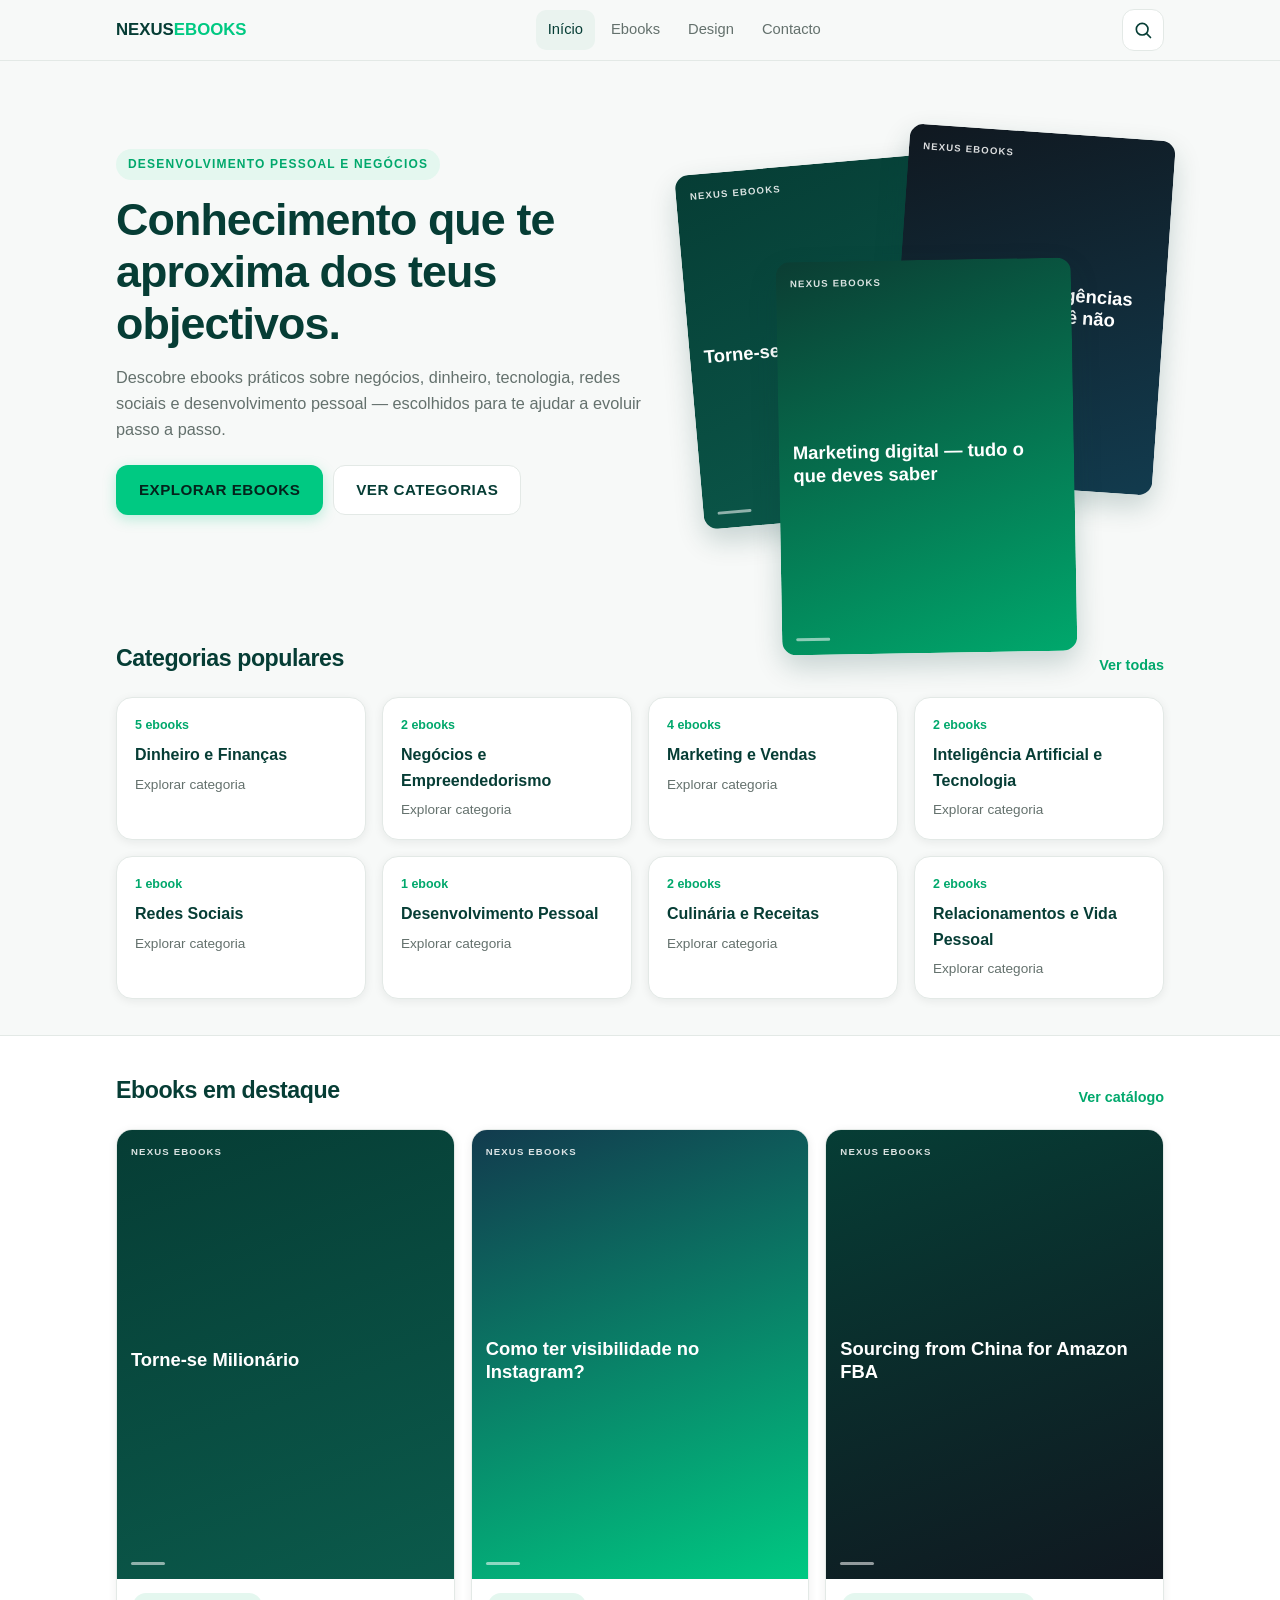
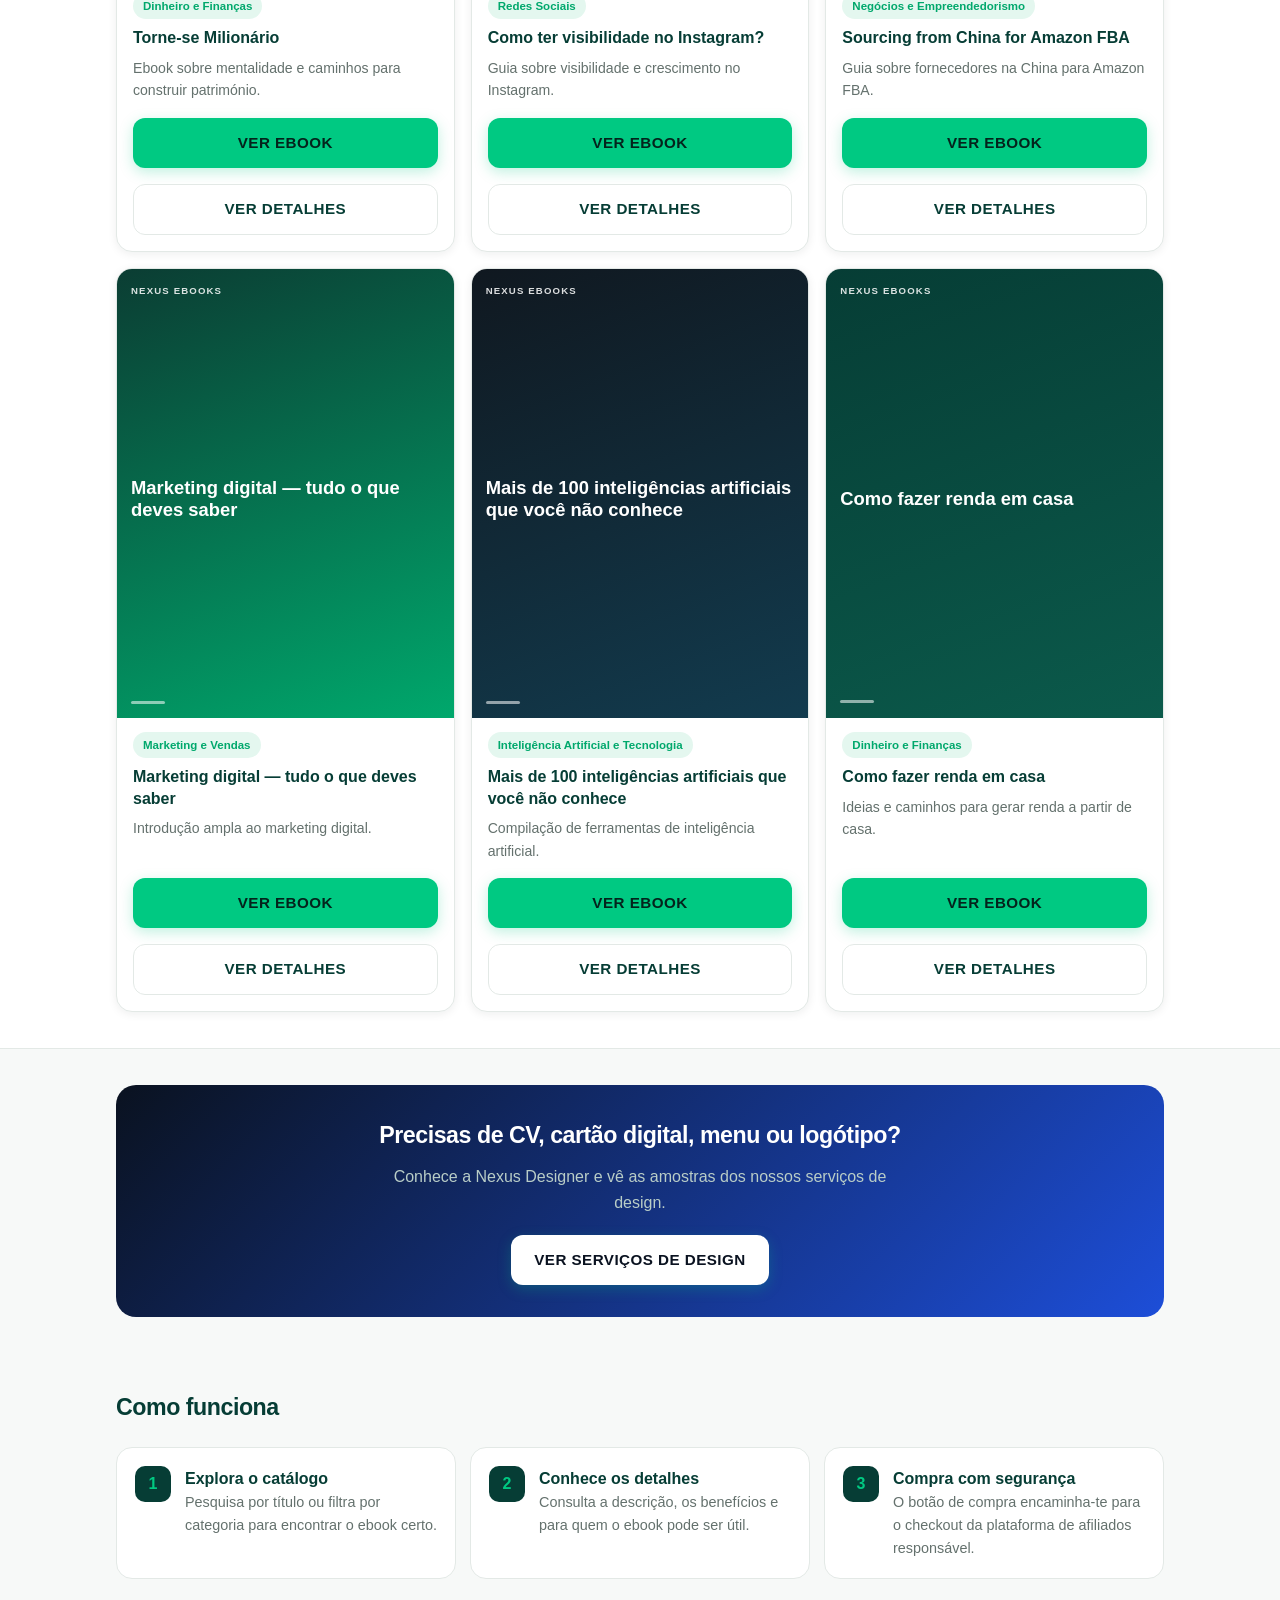
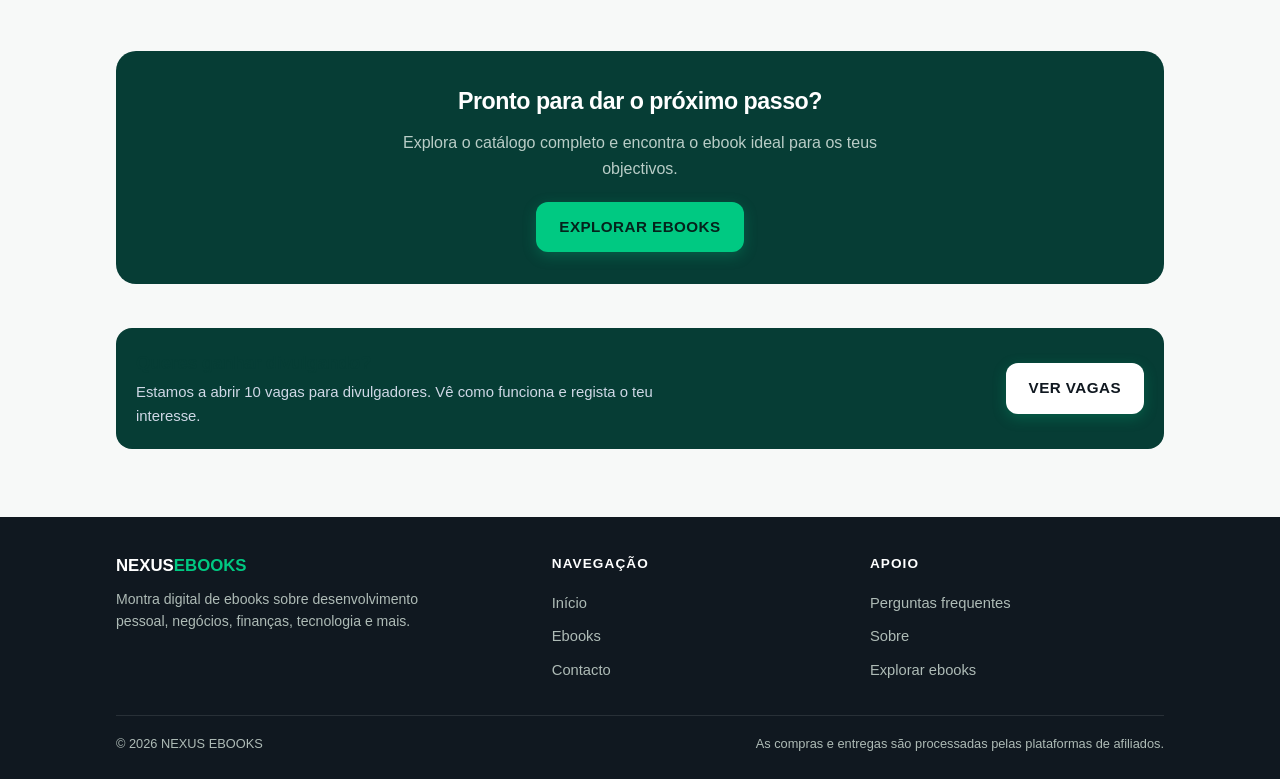
<file: index.html>
<!DOCTYPE html>
<html lang="pt">
<head>
<meta charset="UTF-8"><meta name="viewport" content="width=device-width,initial-scale=1">
<title>NEXUS EBOOKS — Desenvolvimento Pessoal e Negócios</title>
<meta name="description" content="Descobre ebooks práticos sobre desenvolvimento pessoal, negócios, finanças, tecnologia e muito mais.">
<link rel="icon" href="assets/favicon.svg" type="image/svg+xml">
<link rel="stylesheet" href="assets/css/styles.css">
</head>
<body data-page="home">
<a class="skip-link" href="#main">Saltar para o conteúdo</a>
<header class="site-header" id="site-header"></header>
<main id="main">
<section class="hero"><div class="container hero-grid">
<div><span class="eyebrow">Desenvolvimento Pessoal e Negócios</span>
<h1>Conhecimento que te aproxima dos teus objectivos.</h1>
<p class="lead">Descobre ebooks práticos sobre negócios, dinheiro, tecnologia, redes sociais e desenvolvimento pessoal — escolhidos para te ajudar a evoluir passo a passo.</p>
<div class="hero-actions"><a class="btn btn-primary" href="catalogo.html">Explorar ebooks</a><a class="btn btn-outline" href="categorias.html">Ver categorias</a></div></div>
<div class="cover-stack" aria-hidden="true"><div class="cover c1" id="hc1"></div><div class="cover c2" id="hc2"></div><div class="cover c3" id="hc3"></div></div>
</div></section>
<section><div class="container"><div class="section-head"><h2>Categorias populares</h2><a href="categorias.html">Ver todas</a></div><div class="grid grid-4" id="popularCats"></div></div></section>
<section style="background:#fff;border-top:1px solid var(--line);border-bottom:1px solid var(--line)"><div class="container"><div class="section-head"><h2>Ebooks em destaque</h2><a href="catalogo.html">Ver catálogo</a></div><div class="grid" id="featuredGrid"></div></div></section>
<section><div class="container"><div class="cta reveal" style="background:linear-gradient(135deg,#0A1220,#1D4ED8)"><h2>Precisas de CV, cartão digital, menu ou logótipo?</h2><p>Conhece a Nexus Designer e vê as amostras dos nossos serviços de design.</p><a class="btn btn-primary" href="designer.html" style="background:#fff;color:#0A1220">Ver serviços de design</a></div></div></section>
<section><div class="container"><div class="section-head"><h2>Como funciona</h2></div><div class="steps">
<div class="step reveal"><span class="step-num">1</span><div><h3>Explora o catálogo</h3><p>Pesquisa por título ou filtra por categoria para encontrar o ebook certo.</p></div></div>
<div class="step reveal"><span class="step-num">2</span><div><h3>Conhece os detalhes</h3><p>Consulta a descrição, os benefícios e para quem o ebook pode ser útil.</p></div></div>
<div class="step reveal"><span class="step-num">3</span><div><h3>Compra com segurança</h3><p>O botão de compra encaminha-te para o checkout da plataforma de afiliados responsável.</p></div></div>
</div></div></section>
<section><div class="container"><div class="cta reveal"><h2>Pronto para dar o próximo passo?</h2><p>Explora o catálogo completo e encontra o ebook ideal para os teus objectivos.</p><a class="btn btn-primary" href="catalogo.html">Explorar ebooks</a></div></div></section>
</main>
<footer class="site-footer" id="site-footer"></footer>
<script src="assets/js/data.js"></script><script src="assets/js/main.js"></script>
<script>
document.getElementById("featuredGrid").innerHTML=EBOOKS.filter(b=>b.featured).slice(0,6).map(cardHTML).join("");
const pops=["dinheiro-financas","negocios-empreendedorismo","marketing-vendas","ia-tecnologia","redes-sociais","desenvolvimento-pessoal","culinaria-receitas","relacionamentos-vida"];
document.getElementById("popularCats").innerHTML=pops.map(id=>{const c=CATEGORIES.find(x=>x.id===id);const n=EBOOKS.filter(b=>b.category===id).length;return `<a class="cat-card reveal" href="catalogo.html?categoria=${id}"><span class="count">${n} ebook${n===1?"":"s"}</span><h3>${c.name}</h3><p>Explorar categoria</p></a>`;}).join("");
const hp=["torne-se-milionario","mais-de-100-inteligencias-artificiais-que-voce-nao-conhece","marketing-digital-tudo-o-que-deves-saber"];
["hc1","hc2","hc3"].forEach((id,i)=>{document.getElementById(id).innerHTML=coverHTML(EBOOKS.find(x=>x.slug===hp[i]));});
initReveal();
</script>
</body></html>
</file>
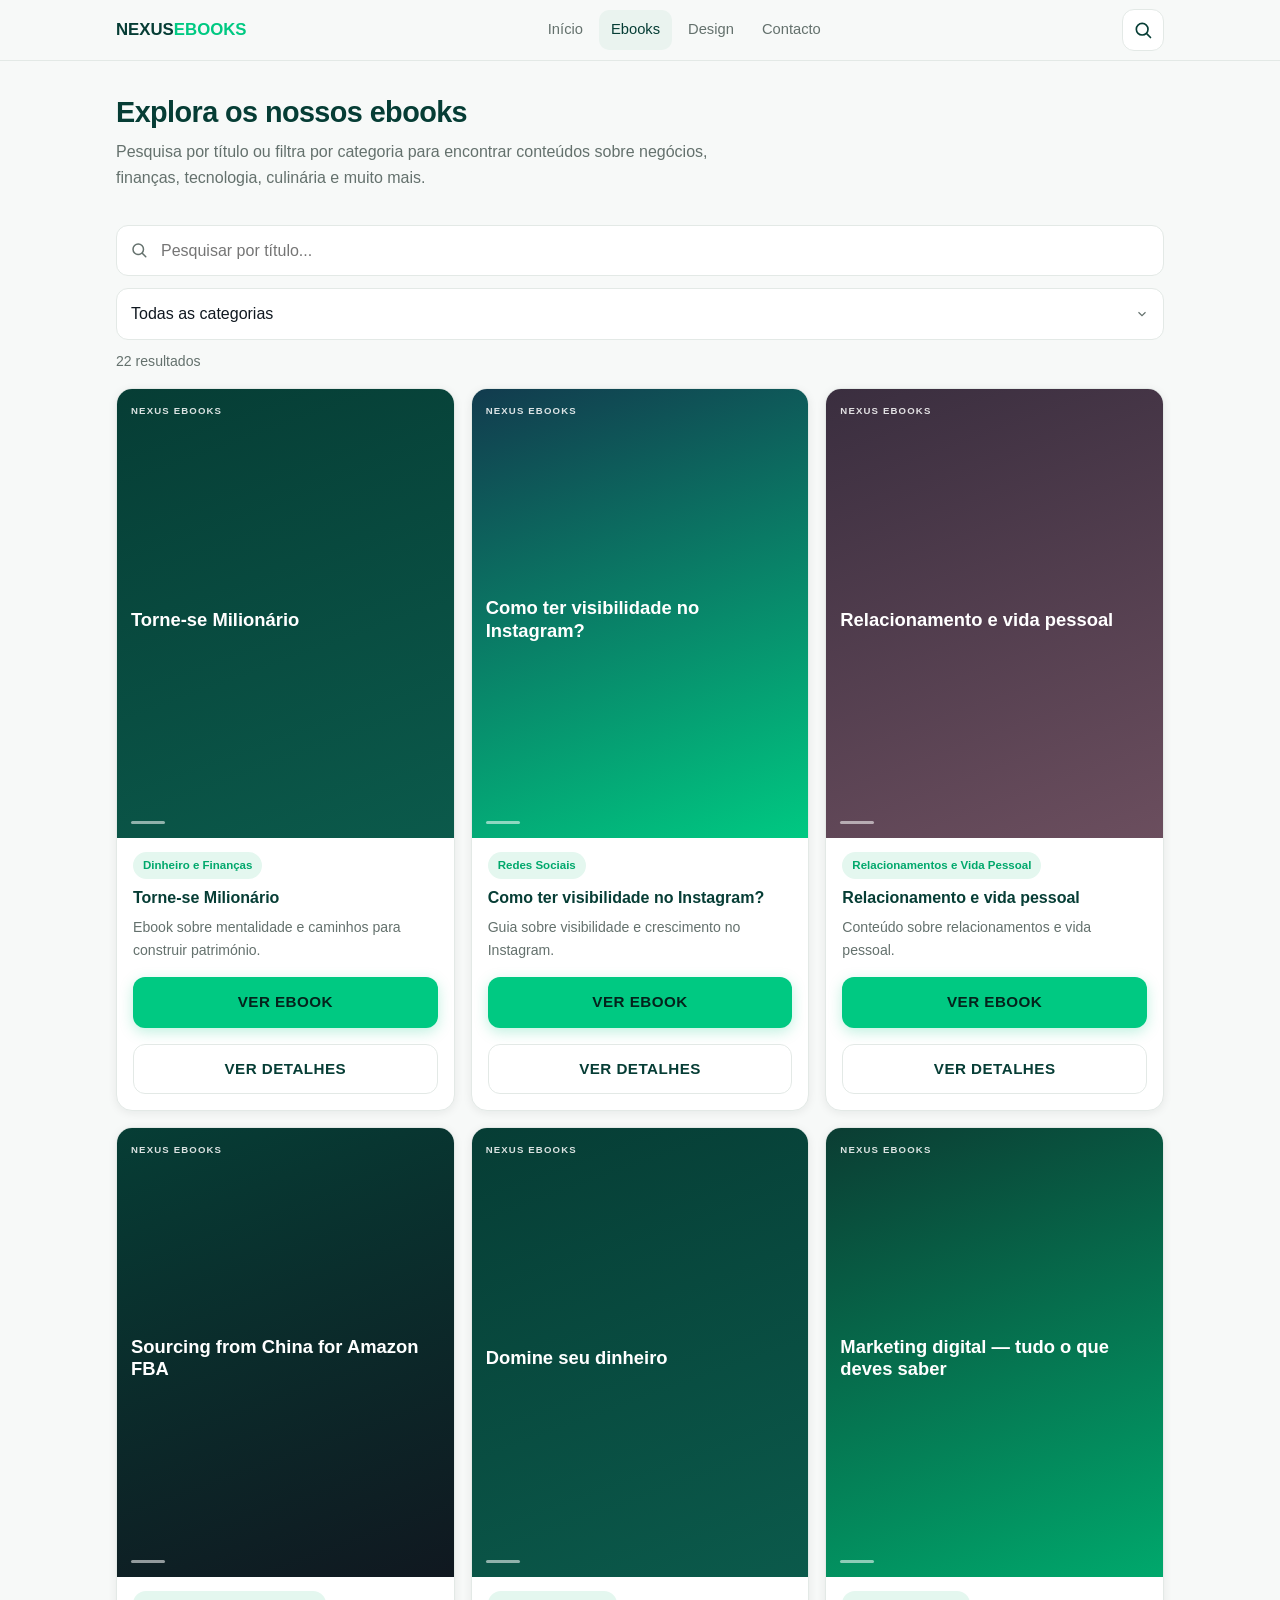
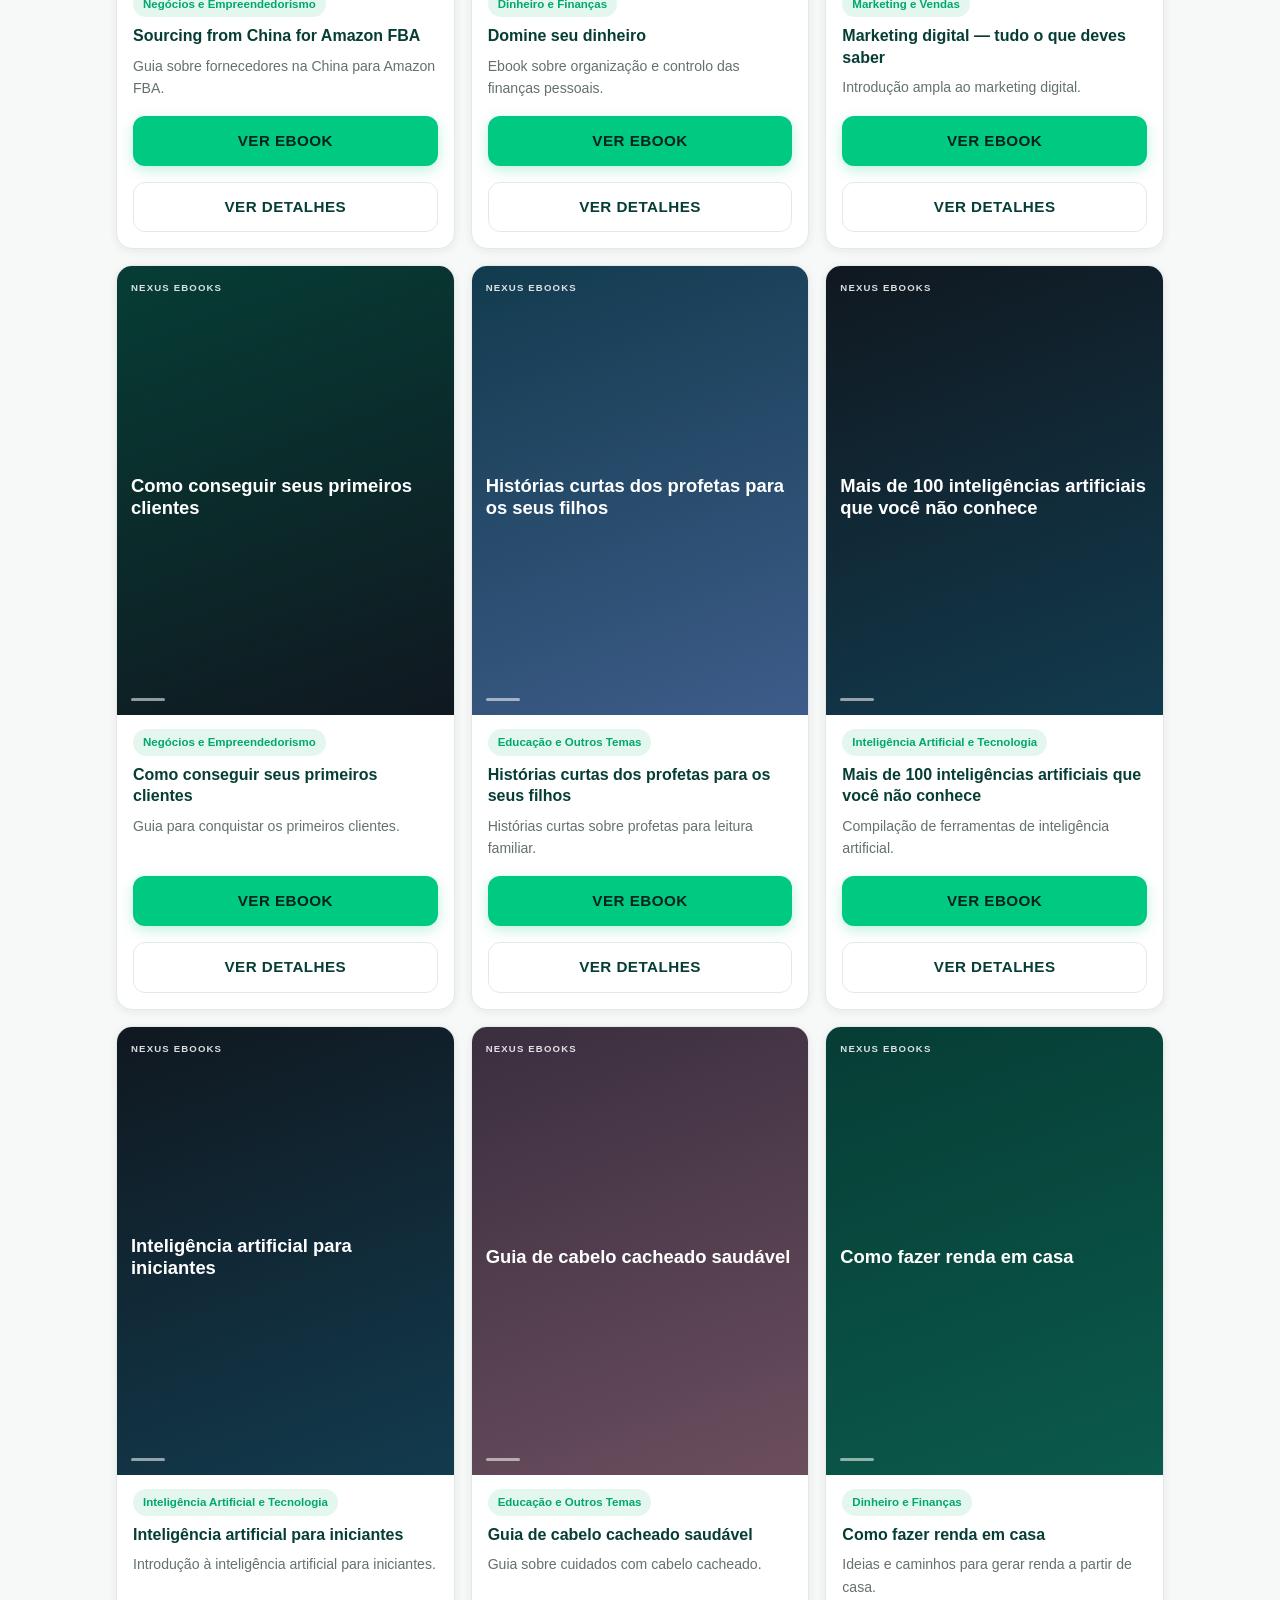
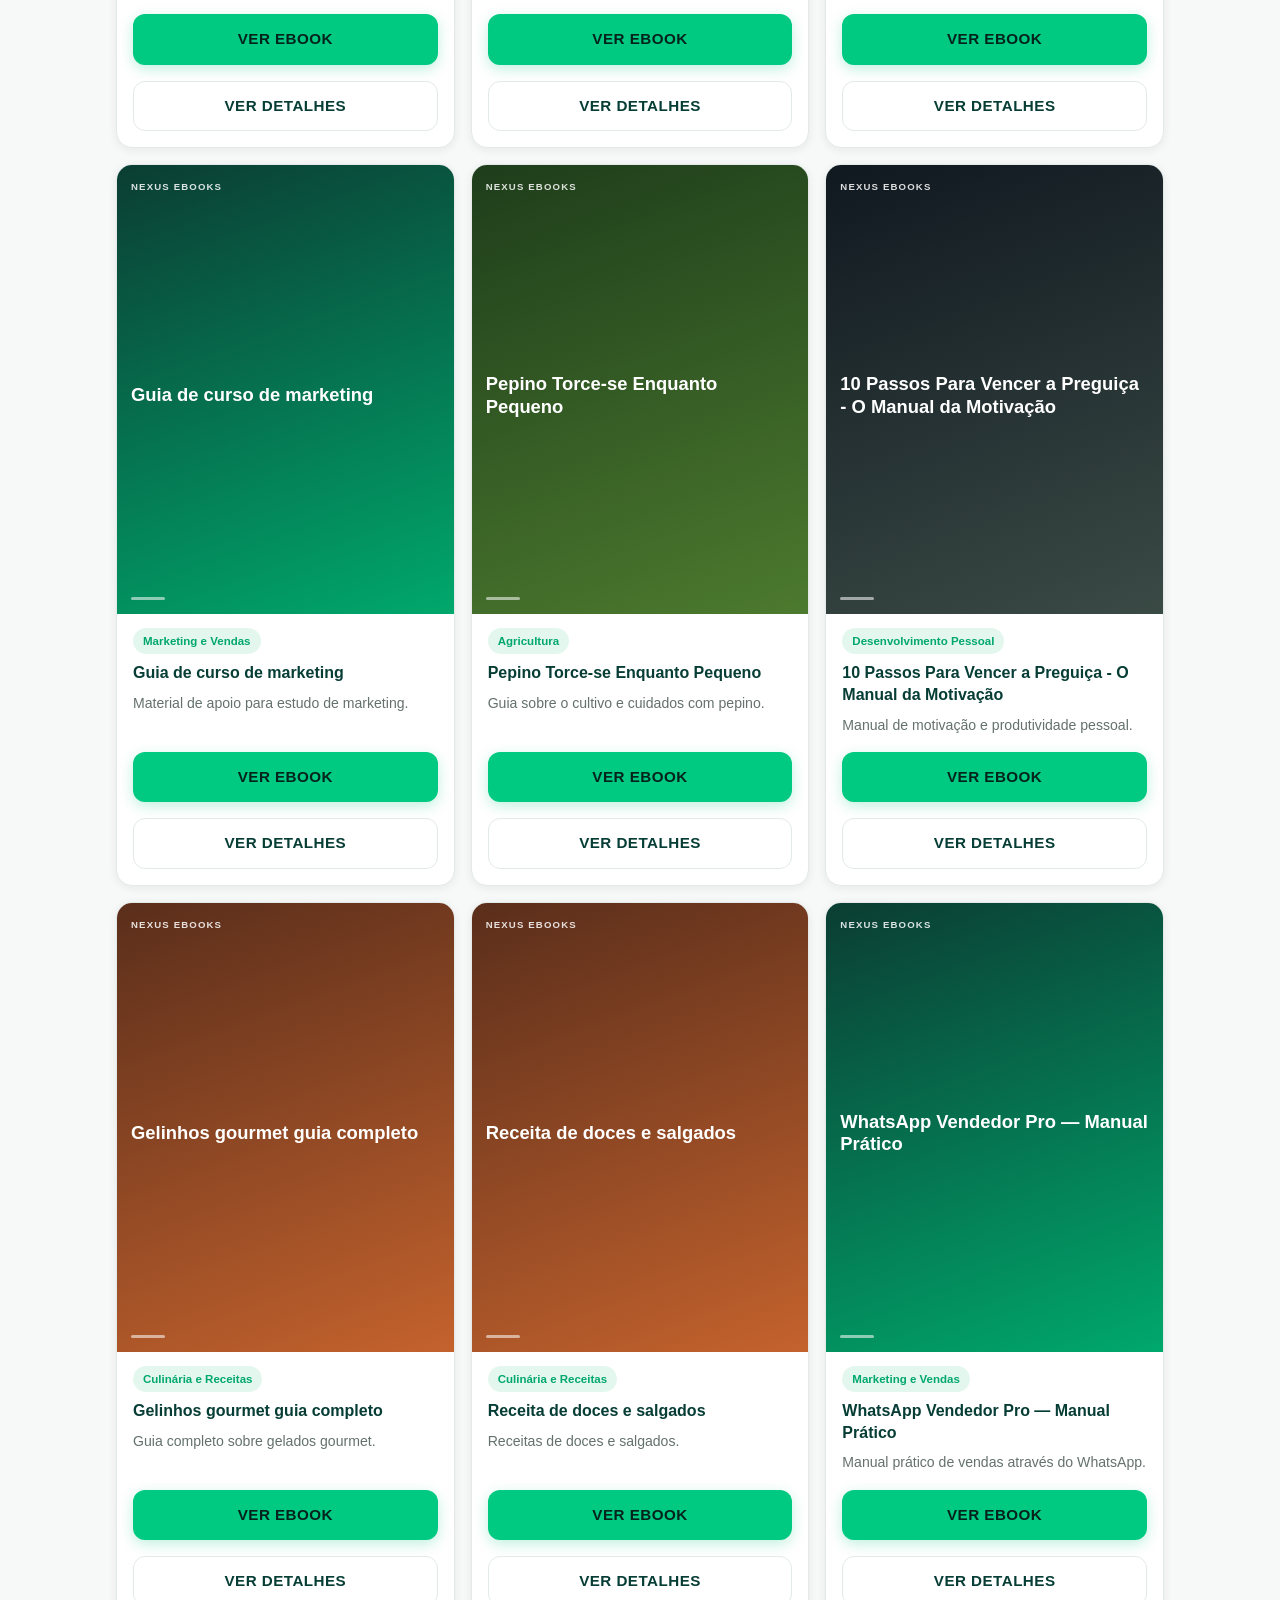
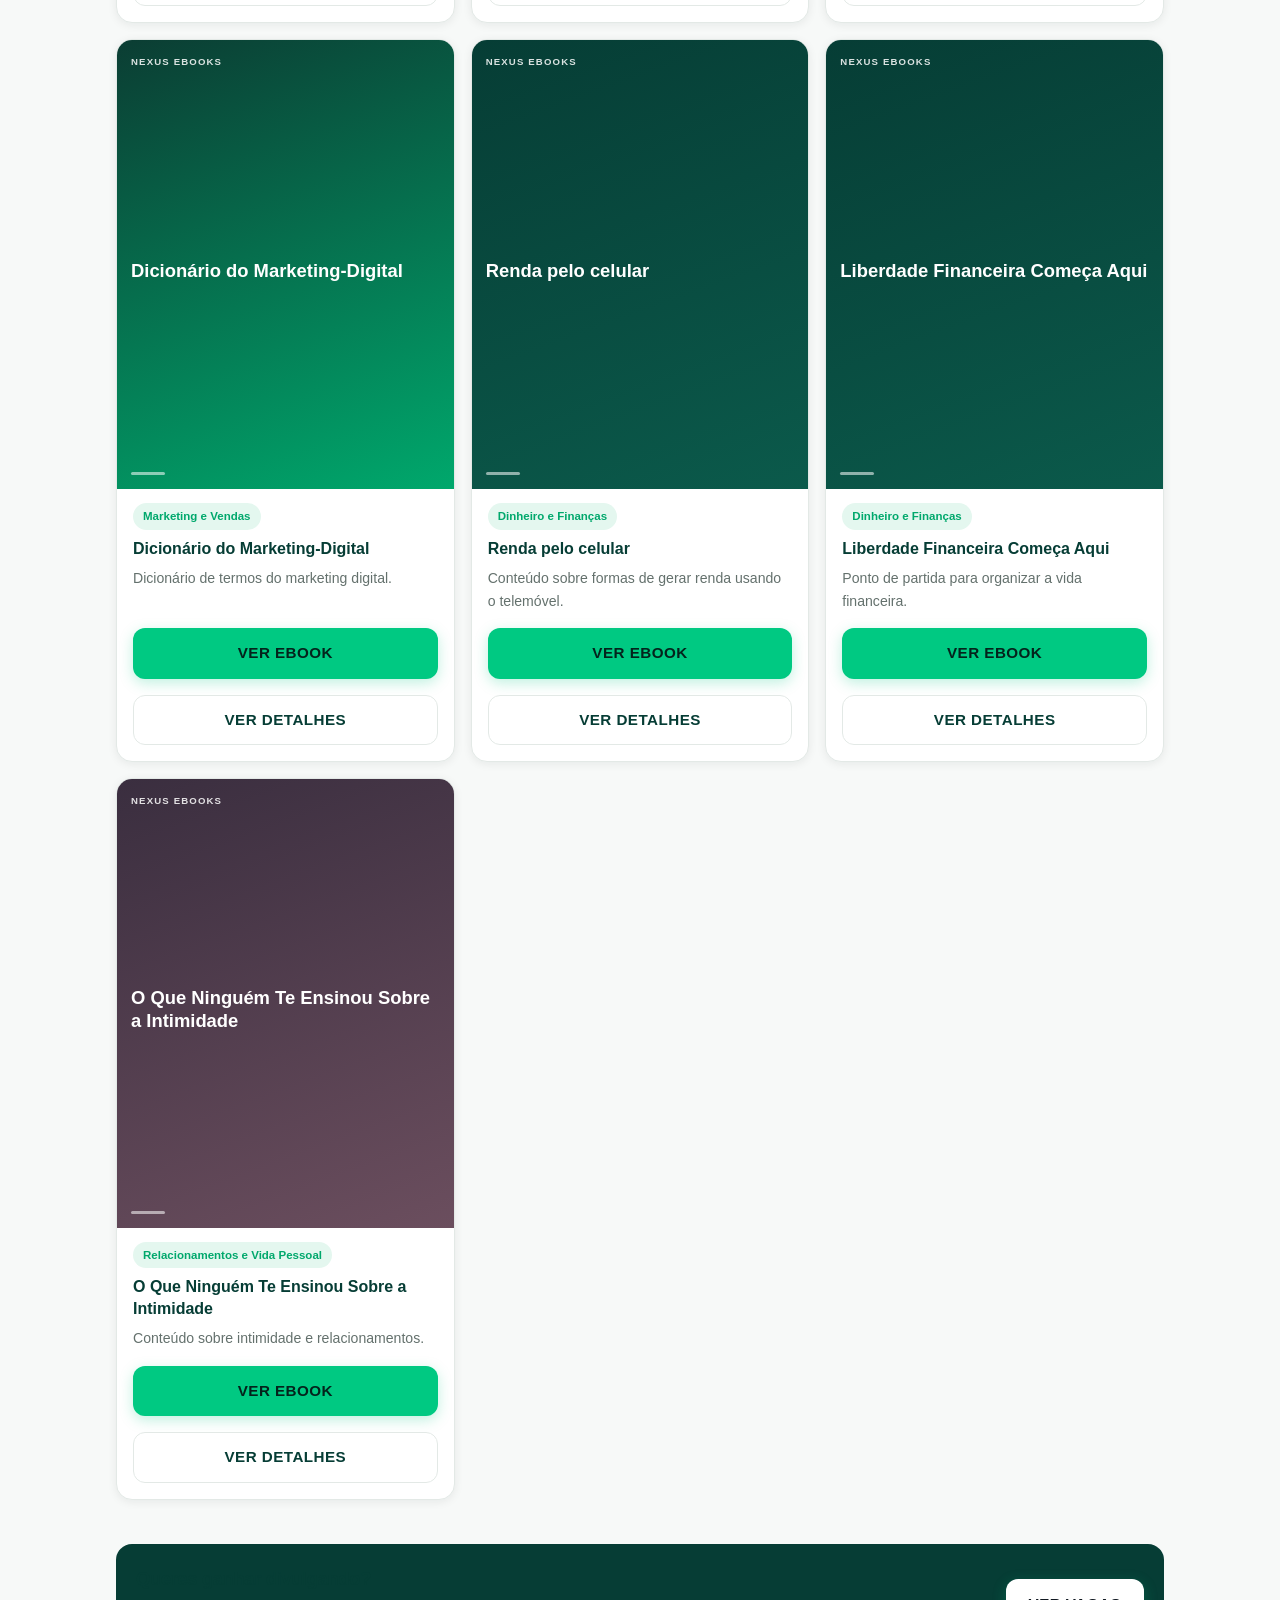
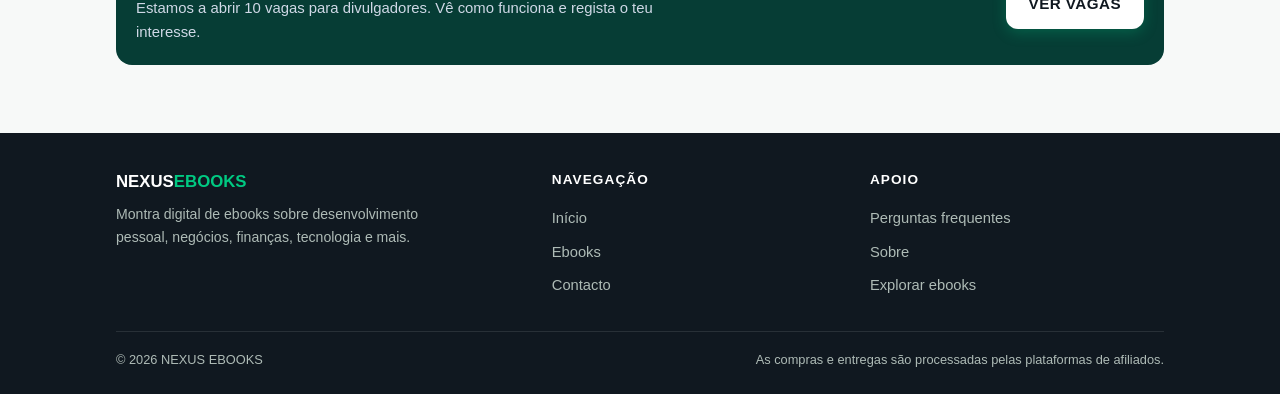
<file: catalogo.html>
<!DOCTYPE html>
<html lang="pt">
<head>
<meta charset="UTF-8"><meta name="viewport" content="width=device-width,initial-scale=1">
<title>Catálogo de ebooks — NEXUS EBOOKS</title>
<meta name="description" content="Explora e pesquisa ebooks por título e categoria na NEXUS EBOOKS.">
<link rel="icon" href="assets/favicon.svg" type="image/svg+xml">
<link rel="stylesheet" href="assets/css/styles.css">
</head>
<body data-page="catalog">
<a class="skip-link" href="#main">Saltar para o conteúdo</a>
<header class="site-header" id="site-header"></header>
<main id="main">
<section class="page-hero"><div class="container"><h1>Explora os nossos ebooks</h1><p>Pesquisa por título ou filtra por categoria para encontrar conteúdos sobre negócios, finanças, tecnologia, culinária e muito mais.</p></div></section>
<section style="padding-top:8px"><div class="container">
<div class="controls">
<div class="search-wrap"><svg width="18" height="18" viewBox="0 0 24 24" fill="none" stroke="currentColor" stroke-width="2" stroke-linecap="round"><circle cx="11" cy="11" r="7"/><path d="M21 21l-4.3-4.3"/></svg><label for="searchInput" class="skip-link">Pesquisar ebook por título</label><input type="search" id="searchInput" placeholder="Pesquisar por título..." autocomplete="off"></div>
<label for="categorySelect" class="skip-link">Filtrar por categoria</label><select id="categorySelect"><option value="">Todas as categorias</option></select></div>
<p class="result-count" id="resultCount" role="status" aria-live="polite"></p>
<div class="grid" id="catalogGrid"></div>
<div class="empty" id="emptyState" hidden><h2 style="font-size:1.1rem;margin-bottom:8px">Nenhum ebook encontrado</h2><p>Tenta outra pesquisa ou escolhe uma categoria diferente.</p></div>
</div></section></main>
<footer class="site-footer" id="site-footer"></footer>
<script src="assets/js/data.js"></script><script src="assets/js/main.js"></script>
<script>
const grid=document.getElementById("catalogGrid"),count=document.getElementById("resultCount"),empty=document.getElementById("emptyState");
const sel=document.getElementById("categorySelect"),search=document.getElementById("searchInput");
CATEGORIES.forEach(c=>{const o=document.createElement("option");o.value=c.id;o.textContent=c.name;sel.appendChild(o);});
const params=new URLSearchParams(location.search);
if(params.get("categoria"))sel.value=params.get("categoria");
if(params.get("q"))search.value=params.get("q");
function render(){const q=search.value.trim().toLowerCase(),cat=sel.value;
const list=EBOOKS.filter(b=>(!cat||b.category===cat)&&(!q||b.title.toLowerCase().includes(q)));
count.textContent=list.length+" resultado"+(list.length===1?"":"s")+(cat?" em "+catName(cat):"")+(q?' para "'+search.value.trim()+'"':"");
grid.innerHTML=list.map(cardHTML).join("");empty.hidden=list.length>0;grid.hidden=list.length===0;initReveal();}
search.addEventListener("input",render);sel.addEventListener("change",render);render();
</script>
</body></html>
</file>
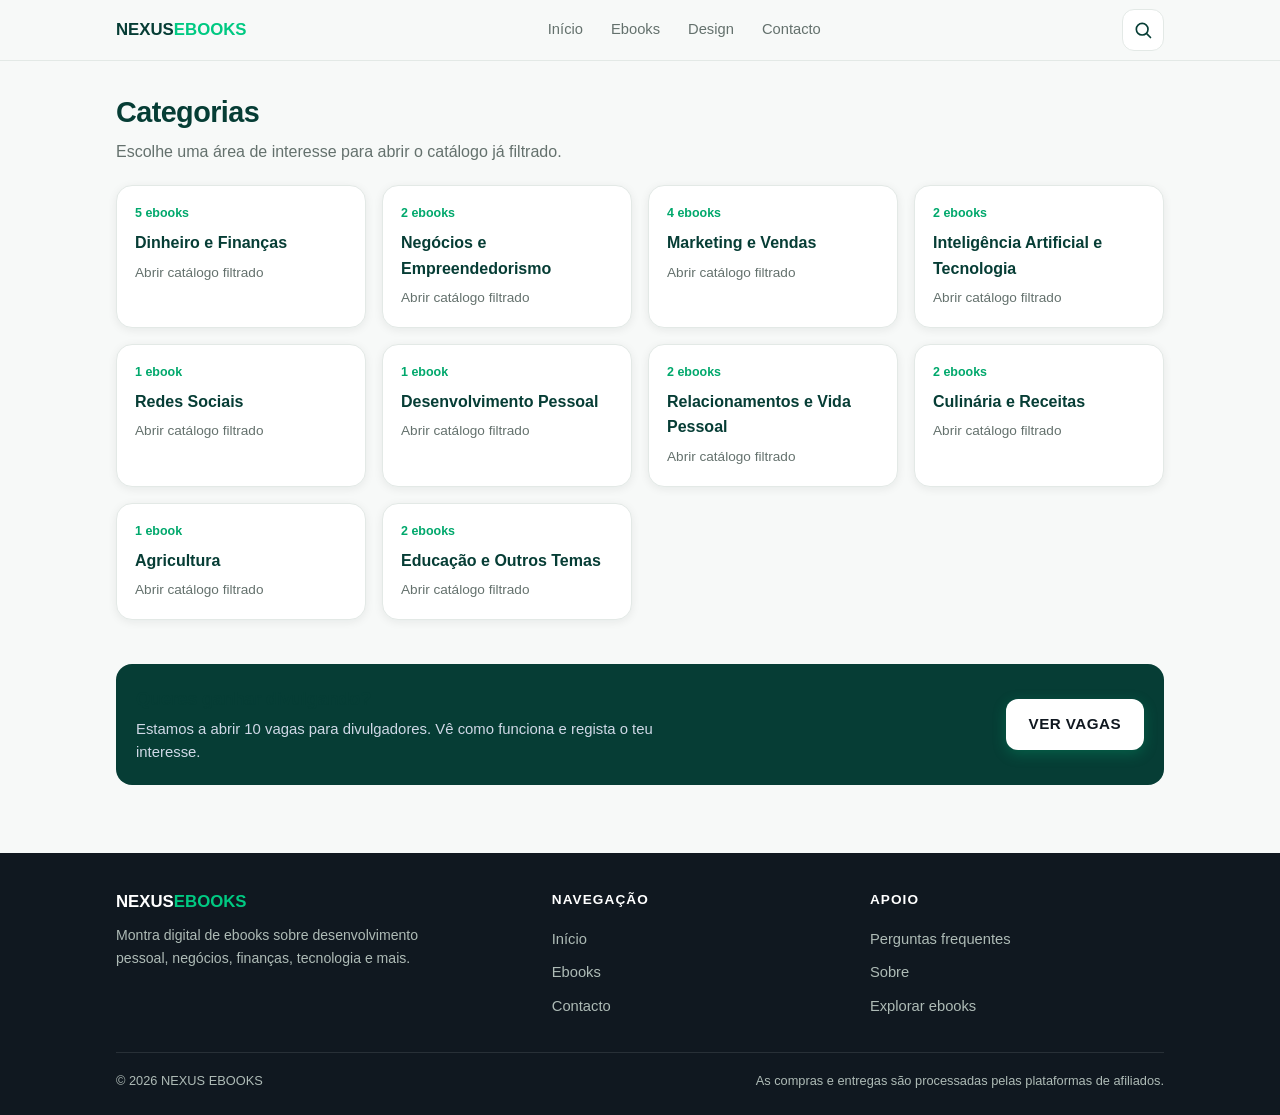
<file: categorias.html>
<!DOCTYPE html>
<html lang="pt">
<head>
<meta charset="UTF-8"><meta name="viewport" content="width=device-width,initial-scale=1">
<title>Categorias — NEXUS EBOOKS</title>
<meta name="description" content="Explora ebooks por categoria: finanças, negócios, marketing, tecnologia, culinária, agricultura e mais.">
<link rel="icon" href="assets/favicon.svg" type="image/svg+xml">
<link rel="stylesheet" href="assets/css/styles.css">
</head>
<body data-page="categories">
<a class="skip-link" href="#main">Saltar para o conteúdo</a>
<header class="site-header" id="site-header"></header>
<main id="main"><section class="page-hero"><div class="container"><h1>Categorias</h1><p>Escolhe uma área de interesse para abrir o catálogo já filtrado.</p></div></section>
<section style="padding-top:12px"><div class="container"><div class="grid grid-4" id="catsGrid"></div></div></section></main>
<footer class="site-footer" id="site-footer"></footer>
<script src="assets/js/data.js"></script><script src="assets/js/main.js"></script>
<script>
document.getElementById("catsGrid").innerHTML=CATEGORIES.map(c=>{const n=EBOOKS.filter(b=>b.category===c.id).length;return `<a class="cat-card reveal" href="catalogo.html?categoria=${c.id}"><span class="count">${n} ebook${n===1?"":"s"}</span><h3>${c.name}</h3><p>Abrir catálogo filtrado</p></a>`;}).join("");initReveal();
</script>
</body></html>
</file>
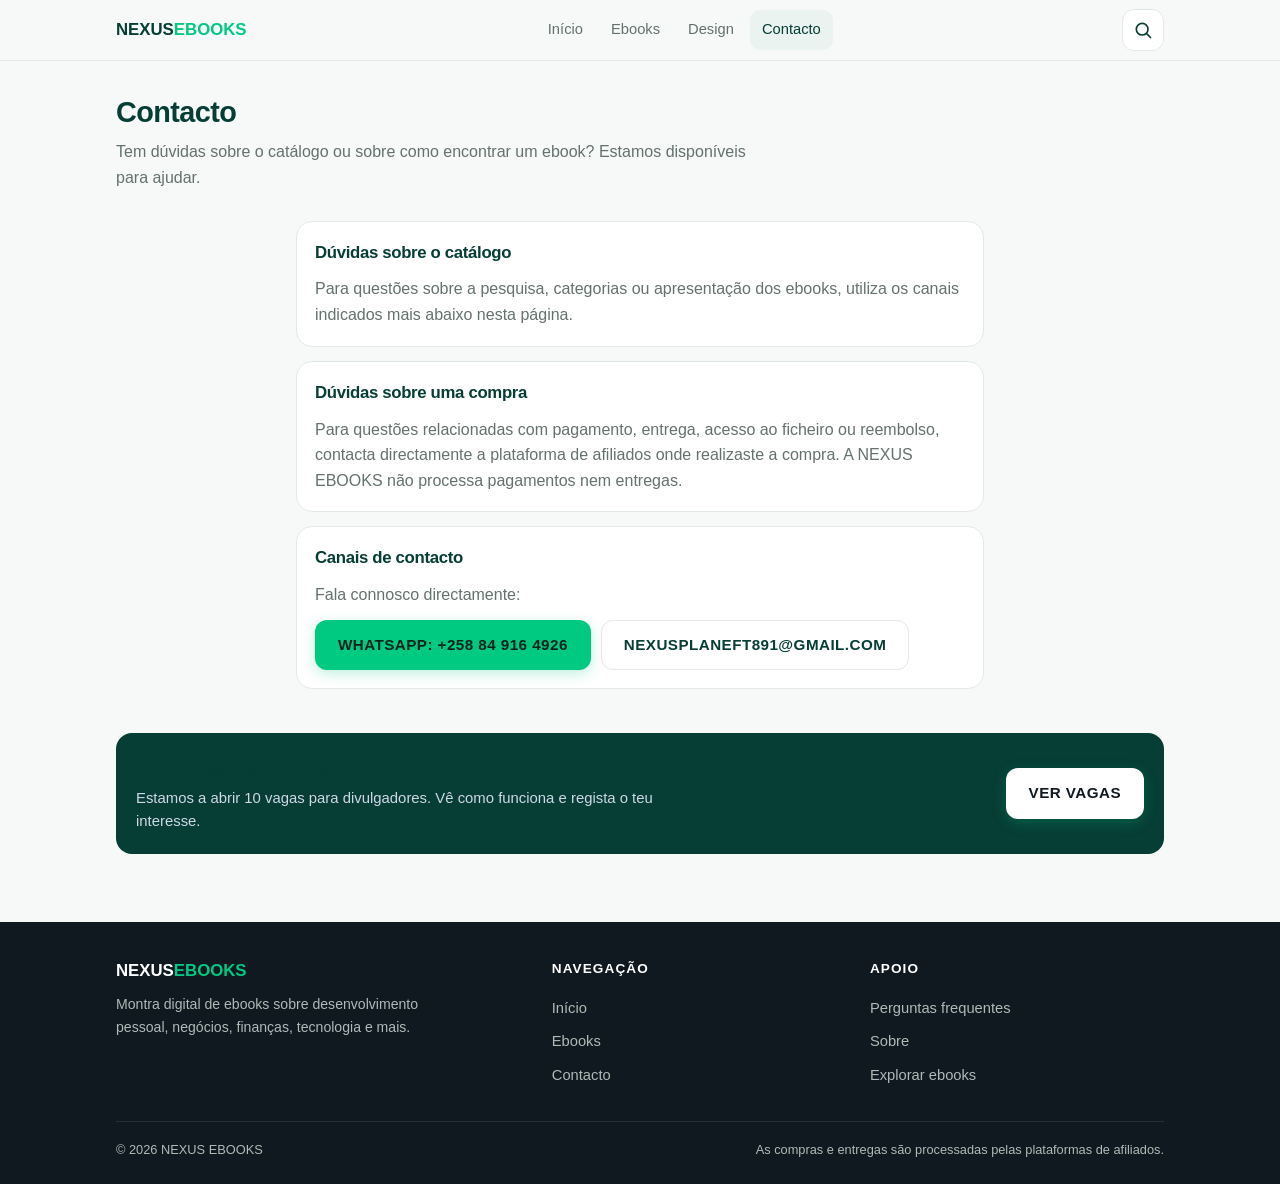
<file: contacto.html>
<!DOCTYPE html>
<html lang="pt">
<head>
<meta charset="UTF-8"><meta name="viewport" content="width=device-width,initial-scale=1">
<title>Contacto — NEXUS EBOOKS</title>
<meta name="description" content="Contacta a NEXUS EBOOKS para dúvidas sobre o catálogo de ebooks.">
<link rel="icon" href="assets/favicon.svg" type="image/svg+xml">
<link rel="stylesheet" href="assets/css/styles.css">
</head>
<body data-page="contact">
<a class="skip-link" href="#main">Saltar para o conteúdo</a>
<header class="site-header" id="site-header"></header>
<main id="main"><section class="page-hero"><div class="container"><h1>Contacto</h1><p>Tem dúvidas sobre o catálogo ou sobre como encontrar um ebook? Estamos disponíveis para ajudar.</p></div></section>
<section style="padding-top:8px"><div class="container" style="max-width:720px">
<div class="detail-block reveal"><h2>Dúvidas sobre o catálogo</h2><p style="color:var(--muted)">Para questões sobre a pesquisa, categorias ou apresentação dos ebooks, utiliza os canais indicados mais abaixo nesta página.</p></div>
<div class="detail-block reveal"><h2>Dúvidas sobre uma compra</h2><p style="color:var(--muted)">Para questões relacionadas com pagamento, entrega, acesso ao ficheiro ou reembolso, contacta directamente a plataforma de afiliados onde realizaste a compra. A NEXUS EBOOKS não processa pagamentos nem entregas.</p></div>
<div class="detail-block reveal"><h2>Canais de contacto</h2><p style="color:var(--muted)">Fala connosco directamente:</p><p style="margin-top:12px;display:flex;flex-wrap:wrap;gap:10px"><a class="btn btn-primary" target="_blank" rel="noopener" href="https://wa.me/258849164926?text=Ol%C3%A1!">WhatsApp: +258 84 916 4926</a><a class="btn btn-outline" href="mailto:nexusplaneft891@gmail.com">nexusplaneft891@gmail.com</a></p></div>
</div></section></main>
<footer class="site-footer" id="site-footer"></footer>
<script src="assets/js/data.js"></script><script src="assets/js/main.js"></script>

</body></html>
</file>
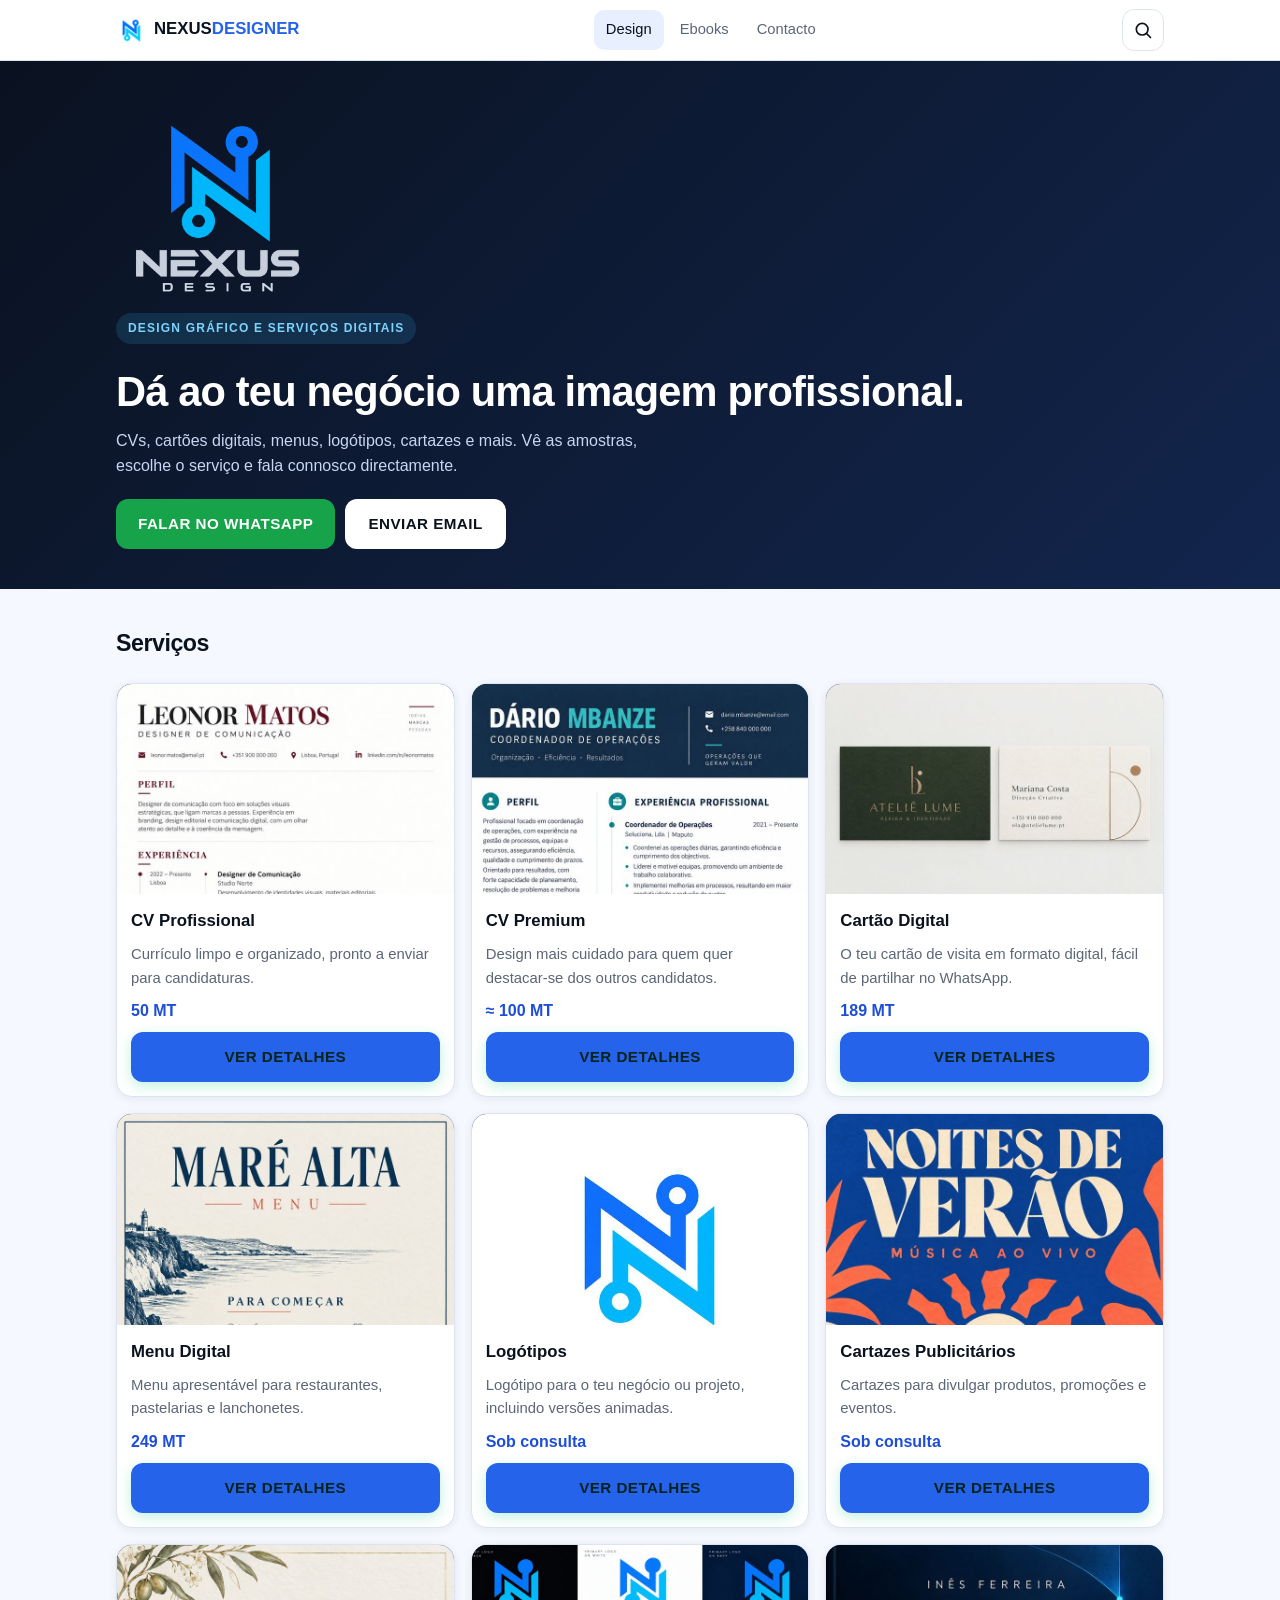
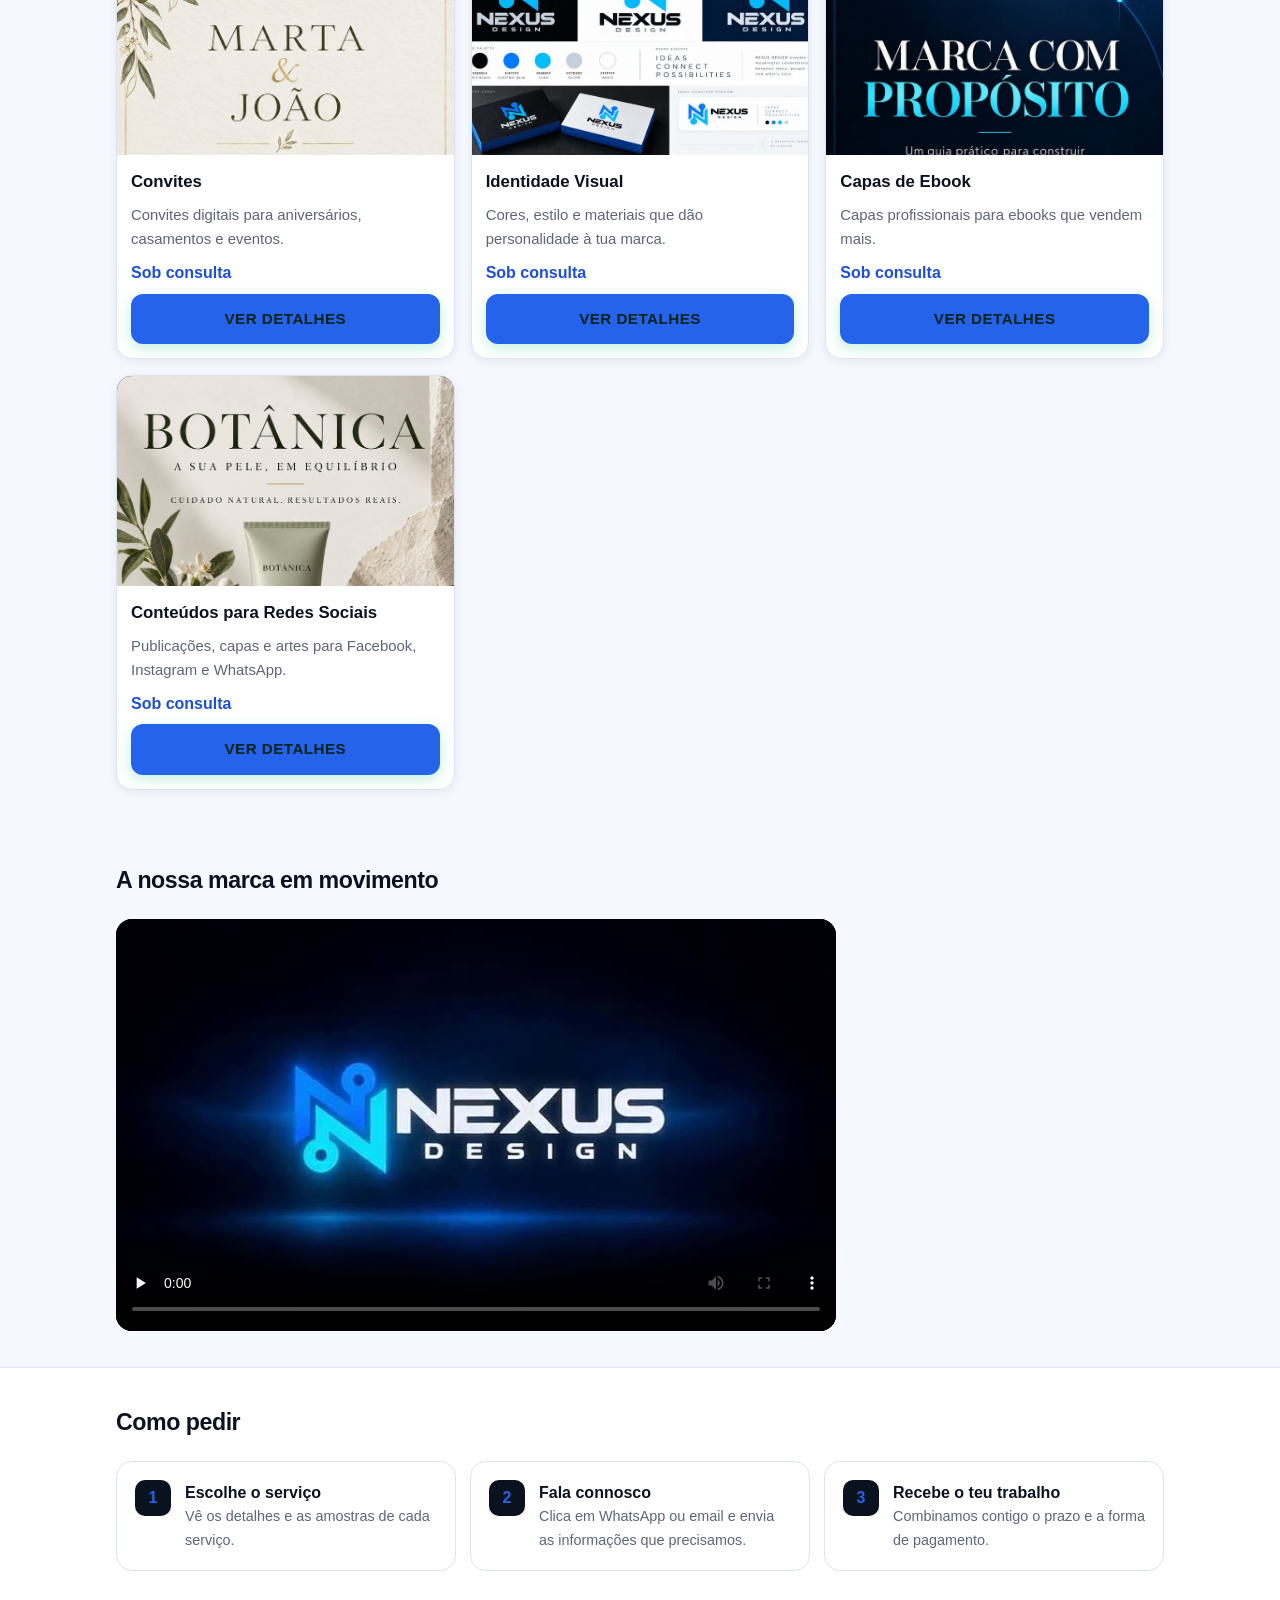
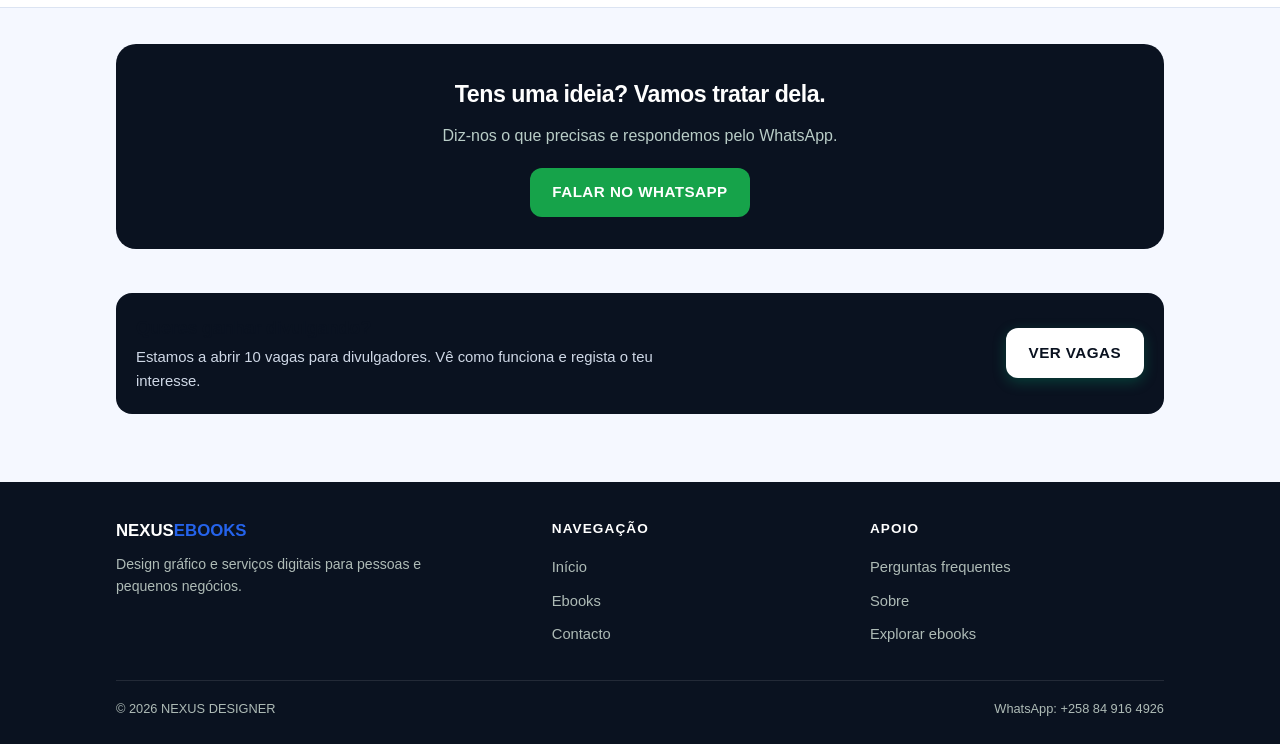
<file: designer.html>
<!DOCTYPE html>
<html lang="pt">
<head>
<meta charset="UTF-8"><meta name="viewport" content="width=device-width,initial-scale=1">
<title>NEXUS DESIGNER — Design gráfico e serviços digitais</title>
<meta name="description" content="CVs, cartões digitais, menus digitais, logótipos, cartazes e mais. Pede pelo WhatsApp ou email.">
<link rel="icon" href="assets/favicon.png" type="image/png">
<link rel="stylesheet" href="assets/css/styles.css"><link rel="stylesheet" href="assets/css/designer.css">
</head>
<body data-page="design" data-brand="designer">
<a class="skip-link" href="#main">Saltar para o conteúdo</a>
<header class="site-header" id="site-header"></header>
<main id="main">
<section class="d-hero"><div class="container"><img src="assets/logo-hero.png" alt="Nexus Design" width="200" style="width:200px;height:auto;margin-bottom:6px"><span class="eyebrow">Design gráfico e serviços digitais</span>
<h1>Dá ao teu negócio uma imagem profissional.</h1>
<p>CVs, cartões digitais, menus, logótipos, cartazes e mais. Vê as amostras, escolhe o serviço e fala connosco directamente.</p>
<div class="d-actions"><a class="btn btn-wa" id="waTop" target="_blank" rel="noopener">Falar no WhatsApp</a><a class="btn btn-mail" id="mailTop">Enviar email</a></div></div></section>
<section><div class="container"><div class="section-head"><h2>Serviços</h2></div><div class="grid" id="svcGrid"></div></div></section>
<section><div class="container"><div class="section-head"><h2>A nossa marca em movimento</h2></div><video controls playsinline preload="none" poster="assets/video/poster.jpg" style="width:100%;max-width:720px;border-radius:16px;background:#000;display:block"><source src="assets/video/logo-animation.mp4" type="video/mp4"></video></div></section>
<section style="background:#fff;border-top:1px solid var(--line);border-bottom:1px solid var(--line)"><div class="container"><div class="section-head"><h2>Como pedir</h2></div><div class="steps">
<div class="step reveal"><span class="step-num">1</span><div><h3>Escolhe o serviço</h3><p>Vê os detalhes e as amostras de cada serviço.</p></div></div>
<div class="step reveal"><span class="step-num">2</span><div><h3>Fala connosco</h3><p>Clica em WhatsApp ou email e envia as informações que precisamos.</p></div></div>
<div class="step reveal"><span class="step-num">3</span><div><h3>Recebe o teu trabalho</h3><p>Combinamos contigo o prazo e a forma de pagamento.</p></div></div></div></div></section>
<section><div class="container"><div class="cta reveal"><h2>Tens uma ideia? Vamos tratar dela.</h2><p>Diz-nos o que precisas e respondemos pelo WhatsApp.</p><a class="btn btn-wa" id="waBottom" target="_blank" rel="noopener">Falar no WhatsApp</a></div></div></section>
</main>
<footer class="site-footer" id="site-footer"></footer>
<script src="assets/js/data.js"></script><script src="assets/js/main.js"></script><script src="assets/js/designer-data.js"></script>
<script>
document.getElementById("svcGrid").innerHTML=SERVICES.map(svcCard).join("");
const m="Olá! Vi o site da Nexus Designer e gostaria de saber mais sobre os vossos serviços.";
["waTop","waBottom"].forEach(i=>document.getElementById(i).href=waLink(m));
document.getElementById("mailTop").href=mailLink("Pedido de serviço — Nexus Designer",m);
initReveal();
</script>
</body></html>
</file>
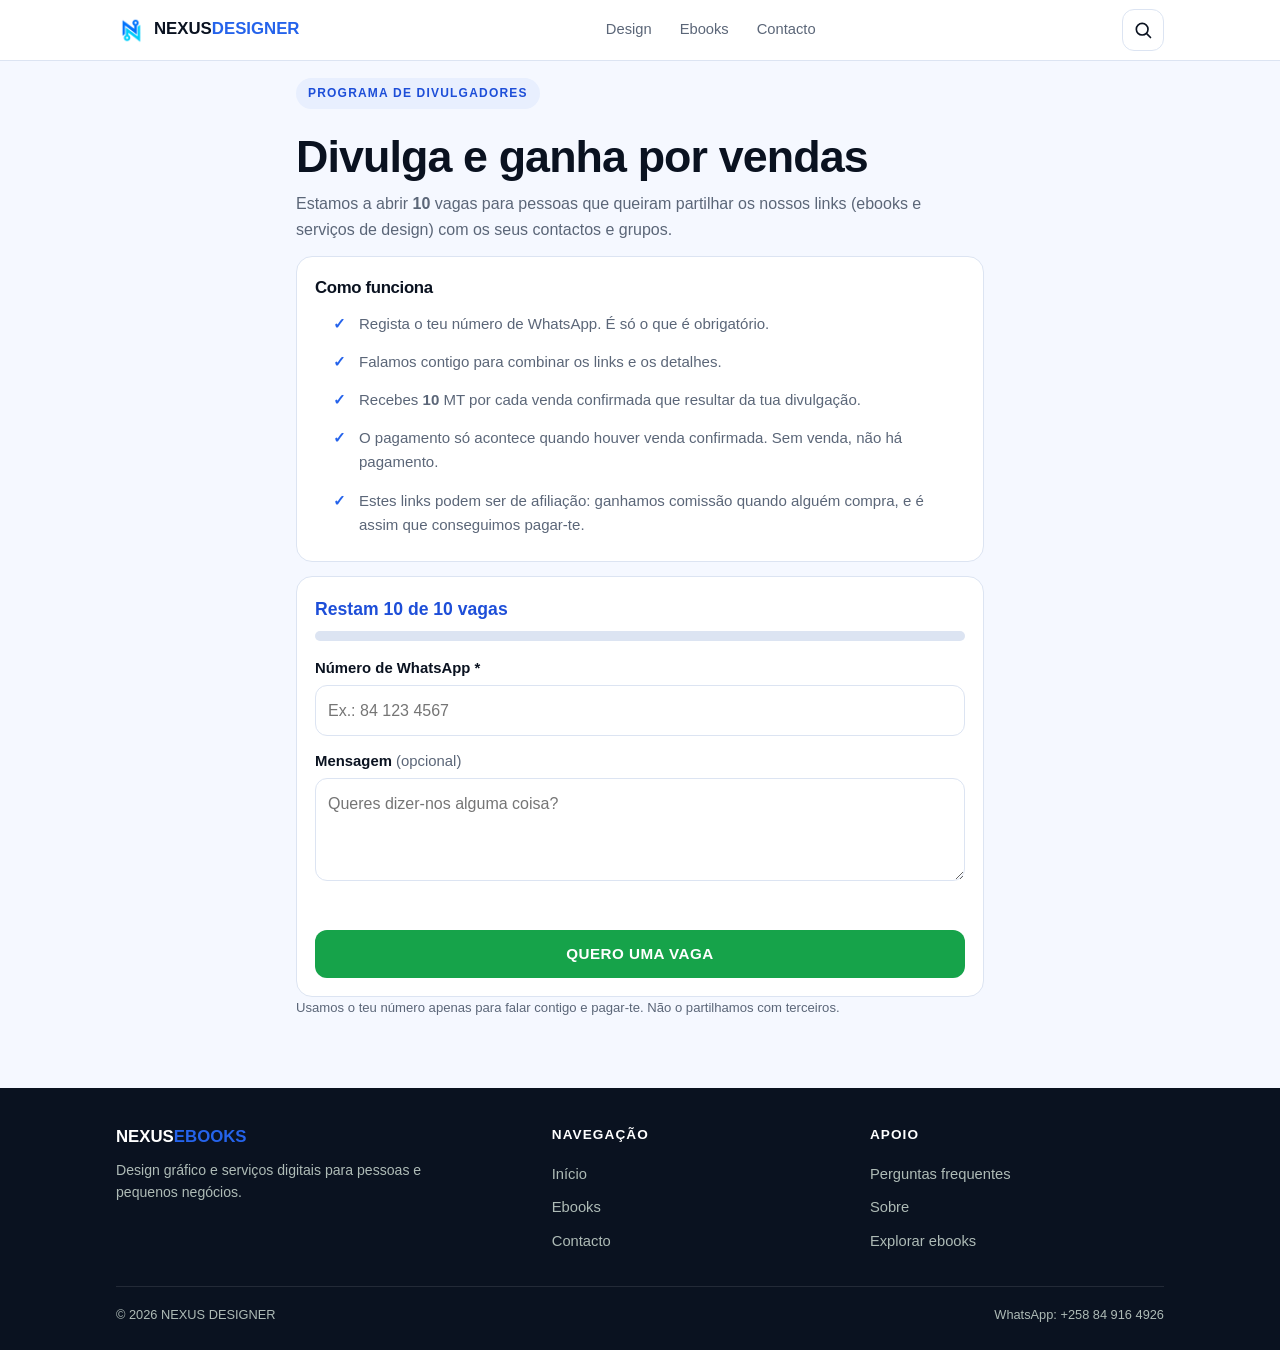
<file: divulgar.html>
<!DOCTYPE html>
<html lang="pt">
<head>
<meta charset="UTF-8"><meta name="viewport" content="width=device-width,initial-scale=1">
<title>Programa de Divulgadores — NEXUS</title>
<meta name="description" content="10 vagas para divulgadores. Partilha os nossos links e ganha por vendas confirmadas.">
<link rel="icon" href="assets/favicon.png" type="image/png">
<link rel="stylesheet" href="assets/css/styles.css"><link rel="stylesheet" href="assets/css/designer.css">
<style>
.vagas{font-weight:800;font-size:1.1rem;color:#1D4ED8}.bar{height:10px;border-radius:99px;background:#DCE4F2;overflow:hidden;margin:8px 0}.bar i{display:block;height:100%;background:linear-gradient(90deg,#38BDF8,#2563EB);transition:width .6s}
.form{display:grid;gap:12px;margin-top:14px}.form label{font-weight:600;font-size:.93rem}.form input,.form textarea{width:100%;padding:12px;border:1px solid var(--line);border-radius:12px;font:inherit;margin-top:4px;background:#fff}
.opt{font-weight:400;color:var(--muted)}.err{color:#B91C1C;font-size:.9rem;min-height:1.2em}
.win{text-align:center;padding:26px 14px;animation:pop .6s ease}.win .big{font-size:3rem}
@keyframes pop{0%{transform:scale(.7);opacity:0}70%{transform:scale(1.05)}100%{transform:scale(1);opacity:1}}
.conf{position:fixed;inset:0;pointer-events:none;overflow:hidden;z-index:60}.conf i{position:absolute;top:-12px;width:9px;height:14px;animation:fall 2.4s ease-in forwards}
@keyframes fall{to{transform:translateY(105vh) rotate(540deg);opacity:.8}}
</style>
</head>
<body data-page="divulgar" data-brand="designer" data-no-promo="1">
<a class="skip-link" href="#main">Saltar para o conteúdo</a>
<header class="site-header" id="site-header"></header>
<main id="main"><div class="container" style="max-width:720px;padding-top:18px;padding-bottom:30px">
<span class="eyebrow">Programa de divulgadores</span>
<h1 style="margin:8px 0">Divulga e ganha por vendas</h1>
<p style="color:var(--muted)">Estamos a abrir <b id="tot">10</b> vagas para pessoas que queiram partilhar os nossos links (ebooks e serviços de design) com os seus contactos e grupos.</p>
<div class="detail-block"><h2>Como funciona</h2><ul class="checklist">
<li>Regista o teu número de WhatsApp. É só o que é obrigatório.</li>
<li>Falamos contigo para combinar os links e os detalhes.</li>
<li>Recebes <b id="val">10</b> MT por cada venda confirmada que resultar da tua divulgação.</li>
<li>O pagamento só acontece quando houver venda confirmada. Sem venda, não há pagamento.</li>
<li>Estes links podem ser de afiliação: ganhamos comissão quando alguém compra, e é assim que conseguimos pagar-te.</li></ul></div>
<div class="detail-block"><div class="vagas" id="txt"></div><div class="bar"><i id="fill" style="width:0"></i></div>
<div id="area"></div></div>
<p style="font-size:.82rem;color:var(--muted)">Usamos o teu número apenas para falar contigo e pagar-te. Não o partilhamos com terceiros.</p>
</div></main>
<footer class="site-footer" id="site-footer"></footer>
<script src="assets/js/data.js"></script><script src="assets/js/main.js"></script><script src="assets/js/divulgar-config.js"></script>
<script>
const {VAGAS_TOTAL:T,VAGAS_OCUPADAS:O,VALOR_MT:V,WHATSAPP:W}=PROGRAMA;
document.getElementById("tot").textContent=T;document.getElementById("val").textContent=V;
const rest=Math.max(T-O,0),area=document.getElementById("area"),KEY="nx_divulgador";
document.getElementById("fill").style.width=Math.min(100,O/T*100)+"%";
document.getElementById("txt").textContent=rest>0?(rest===1?"Última vaga disponível!":"Restam "+rest+" de "+T+" vagas"):"Vagas esgotadas";
let done=false;try{done=!!localStorage.getItem(KEY)}catch(e){}
function confetti(){const c=document.createElement("div");c.className="conf";const cols=["#2563EB","#38BDF8","#16A34A","#F59E0B","#EF4444"];for(let i=0;i<60;i++){const e=document.createElement("i");e.style.left=Math.random()*100+"%";e.style.background=cols[i%5];e.style.animationDelay=Math.random()*.8+"s";c.appendChild(e)}document.body.appendChild(c);setTimeout(()=>c.remove(),4000)}
function thanks(last){area.innerHTML='<div class="win"><div class="big">🎉</div><h2>Parabéns!</h2><p style="color:var(--muted);margin-top:6px">'+(last?'Foste a última pessoa a garantir uma vaga. ':'')+'O teu pedido foi enviado para o WhatsApp. Vamos falar contigo em breve. O botão de registo foi desativado neste telemóvel.</p></div>';confetti()}
if(rest<=0){area.innerHTML='<p><b>As vagas deste programa já foram preenchidas.</b> Segue-nos para a próxima oportunidade.</p>'}
else if(done){thanks(false)}
else{area.innerHTML='<form class="form" id="f" novalidate><div><label for="n">Número de WhatsApp *</label><input id="n" inputmode="tel" autocomplete="tel" placeholder="Ex.: 84 123 4567" required></div><div><label for="m">Mensagem <span class="opt">(opcional)</span></label><textarea id="m" rows="3" placeholder="Queres dizer-nos alguma coisa?"></textarea></div><div class="err" id="e" role="alert"></div><button class="btn btn-wa btn-block" type="submit">Quero uma vaga</button></form>';
document.getElementById("f").addEventListener("submit",ev=>{ev.preventDefault();const n=document.getElementById("n").value.replace(/[^\d+]/g,"");if(n.replace(/\D/g,"").length<9){document.getElementById("e").textContent="Escreve um número válido (mínimo 9 dígitos).";return}
const m=document.getElementById("m").value.trim();const txt="Olá! Quero uma vaga no programa de divulgadores.\nMeu número: "+n+(m?"\nMensagem: "+m:"");
try{localStorage.setItem(KEY,"1")}catch(e){}
window.open("https://wa.me/"+W+"?text="+encodeURIComponent(txt),"_blank");thanks(rest===1)})}
</script>
</body></html>
</file>
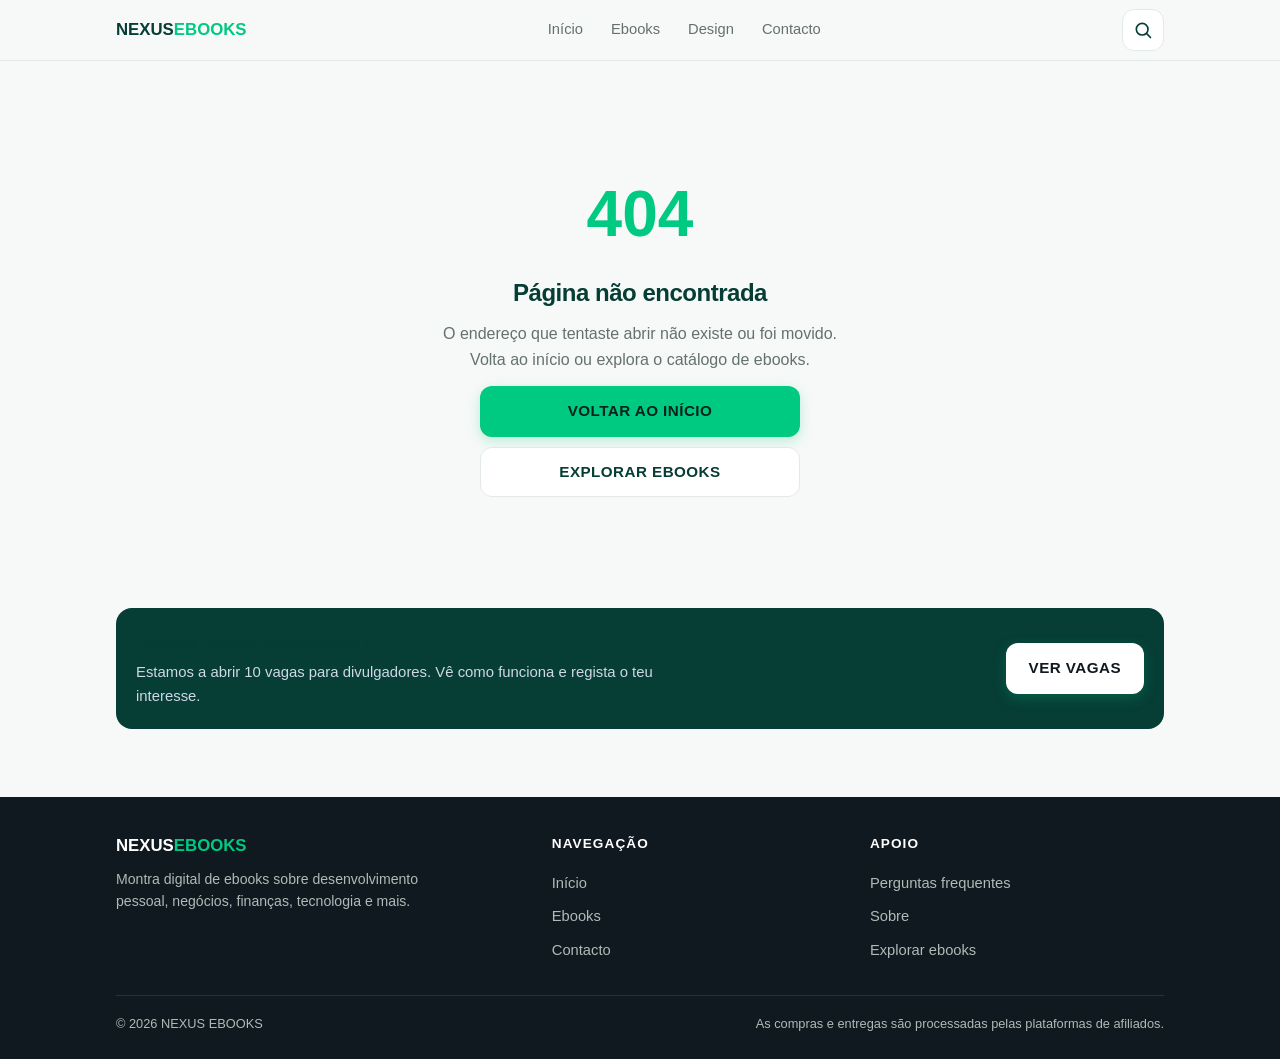
<file: ebook.html>
<!DOCTYPE html>
<html lang="pt">
<head>
<meta charset="UTF-8"><meta name="viewport" content="width=device-width,initial-scale=1">
<title>Ebook — NEXUS EBOOKS</title>
<meta name="description" content="Detalhes do ebook na NEXUS EBOOKS.">
<link rel="icon" href="assets/favicon.svg" type="image/svg+xml">
<link rel="stylesheet" href="assets/css/styles.css">
</head>
<body data-page="catalog">
<a class="skip-link" href="#main">Saltar para o conteúdo</a>
<header class="site-header" id="site-header"></header>
<main id="main"><div class="container"><div class="detail" id="detail"><p class="result-count">A carregar ebook...</p></div></div></main>
<footer class="site-footer" id="site-footer"></footer>
<script src="assets/js/data.js"></script><script src="assets/js/main.js"></script>
<script>
const box=document.getElementById("detail");
const slug=new URLSearchParams(location.search).get("id");
const book=EBOOKS.find(b=>b.slug===slug);
if(!book){location.replace("404.html");}
else{
document.title=book.title+" — NEXUS EBOOKS";
box.innerHTML=`<div class="detail-cover reveal">${coverHTML(book)}</div><div class="detail-info reveal"><span class="tag">${catName(book.category)}</span><h1>${book.title}</h1><p class="desc">${book.fullDescription}</p>${book.tags.length?`<p class="result-count">Etiquetas: ${book.tags.join(", ")}</p>`:""}<div class="buy-area"><a class="btn btn-primary btn-block" href="${book.affiliateUrl}" target="_blank" rel="noopener noreferrer sponsored">Comprar agora</a><a class="btn btn-outline btn-block" href="catalogo.html">Voltar ao catálogo</a></div><p class="notice">A compra, o pagamento e a entrega deste ebook são processados pela plataforma de afiliados responsável pelo produto. A NEXUS EBOOKS não processa pagamentos nem entrega ficheiros directamente.</p><p class="notice">A descrição detalhada deste ebook precisa de confirmação com base na página oficial do produto.</p><div class="detail-block"><h2>O que vais encontrar</h2><ul>${book.benefits.map(i=>`<li>${i}</li>`).join("")}</ul></div><div class="detail-block"><h2>Benefícios</h2><ul><li>Conteúdo focado no tema "${book.title}"</li><li>Material em formato ebook para leitura no telemóvel</li><li>Acesso através da plataforma de afiliados após a compra</li></ul></div><div class="detail-block"><h2>Para quem poderá ser útil</h2><ul>${book.audience.map(i=>`<li>${i}</li>`).join("")}</ul></div></div>`;}
initReveal();
</script>
</body></html>
</file>
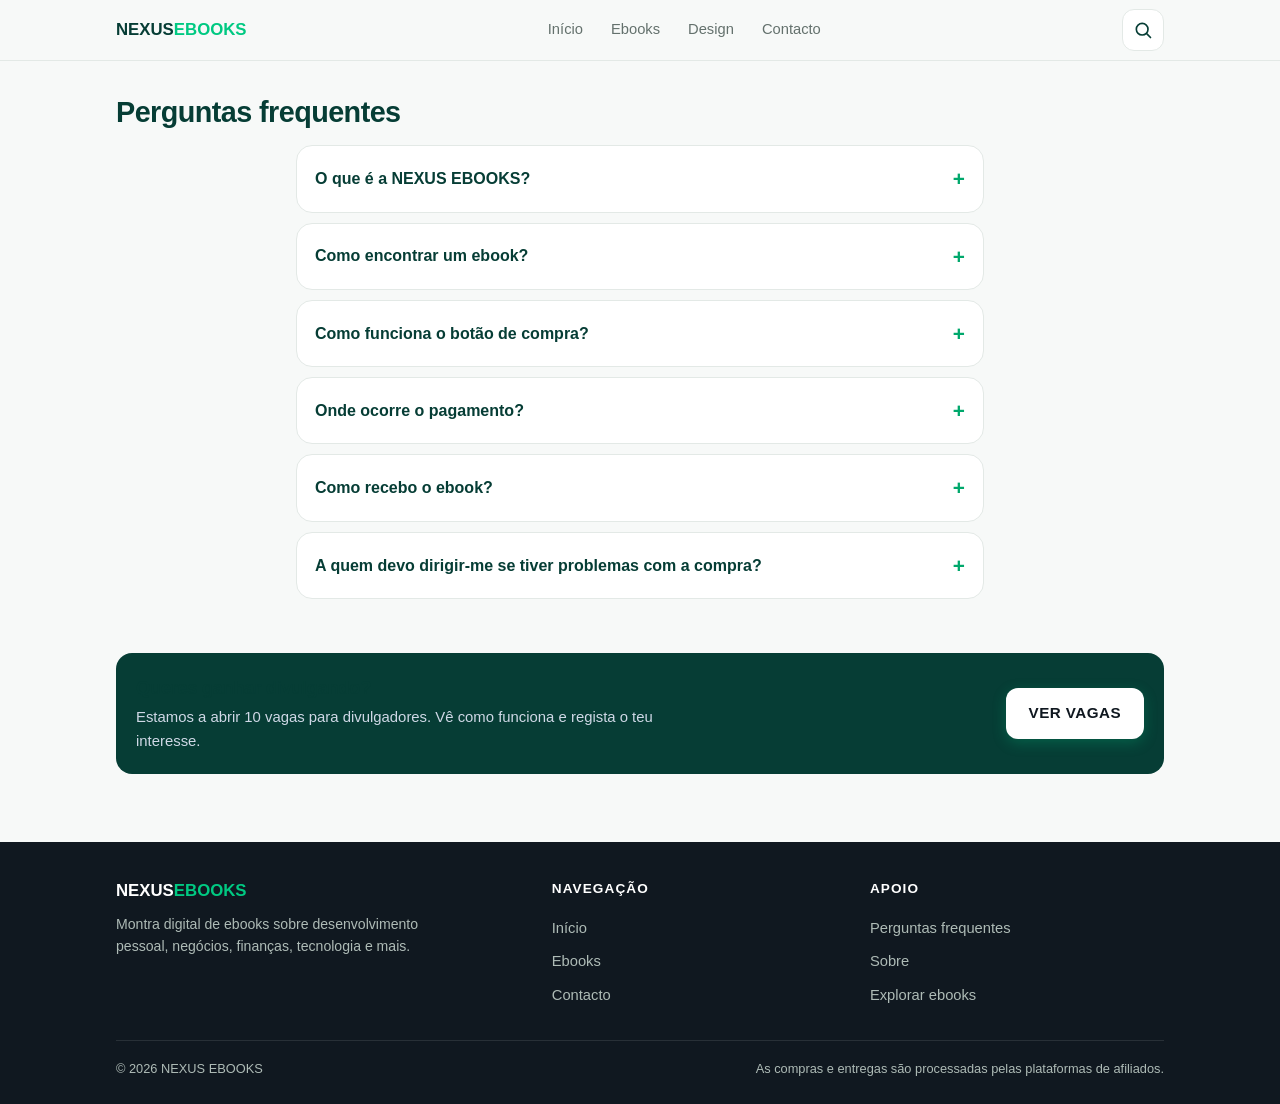
<file: faq.html>
<!DOCTYPE html>
<html lang="pt">
<head>
<meta charset="UTF-8"><meta name="viewport" content="width=device-width,initial-scale=1">
<title>Perguntas frequentes — NEXUS EBOOKS</title>
<meta name="description" content="Respostas sobre a NEXUS EBOOKS, pesquisa de ebooks, compras e entrega através de plataformas de afiliados.">
<link rel="icon" href="assets/favicon.svg" type="image/svg+xml">
<link rel="stylesheet" href="assets/css/styles.css">
</head>
<body data-page="faq">
<a class="skip-link" href="#main">Saltar para o conteúdo</a>
<header class="site-header" id="site-header"></header>
<main id="main"><section class="page-hero"><div class="container"><h1>Perguntas frequentes</h1></div></section>
<section style="padding-top:8px"><div class="container" style="max-width:720px">
<details class="faq-item"><summary>O que é a NEXUS EBOOKS?</summary><div class="faq-body">A NEXUS EBOOKS é uma montra digital que apresenta e organiza ebooks de diferentes áreas, como finanças, negócios, marketing, tecnologia, redes sociais, desenvolvimento pessoal, culinária e agricultura.</div></details>
<details class="faq-item"><summary>Como encontrar um ebook?</summary><div class="faq-body">Podes pesquisar pelo título na página do catálogo ou filtrar por categoria. Também podes abrir a página de categorias e escolher uma área de interesse.</div></details>
<details class="faq-item"><summary>Como funciona o botão de compra?</summary><div class="faq-body">O botão de compra encaminha-te para o checkout da plataforma de afiliados responsável por aquele ebook, abrindo numa nova janela de forma segura.</div></details>
<details class="faq-item"><summary>Onde ocorre o pagamento?</summary><div class="faq-body">O pagamento ocorre na plataforma de afiliados responsável pelo produto, depois de seres encaminhado através do botão de compra. A NEXUS EBOOKS não processa pagamentos.</div></details>
<details class="faq-item"><summary>Como recebo o ebook?</summary><div class="faq-body">A entrega do ebook é feita pela plataforma onde realizaste a compra, conforme as instruções dessa plataforma. A NEXUS EBOOKS não entrega ficheiros directamente.</div></details>
<details class="faq-item"><summary>A quem devo dirigir-me se tiver problemas com a compra?</summary><div class="faq-body">Para problemas de pagamento, acesso, download ou reembolso, contacta o suporte da plataforma onde compraste o ebook. Para dúvidas sobre o catálogo, utiliza a página de contacto da NEXUS EBOOKS.</div></details>
</div></section></main>
<footer class="site-footer" id="site-footer"></footer>
<script src="assets/js/data.js"></script><script src="assets/js/main.js"></script>

</body></html>
</file>
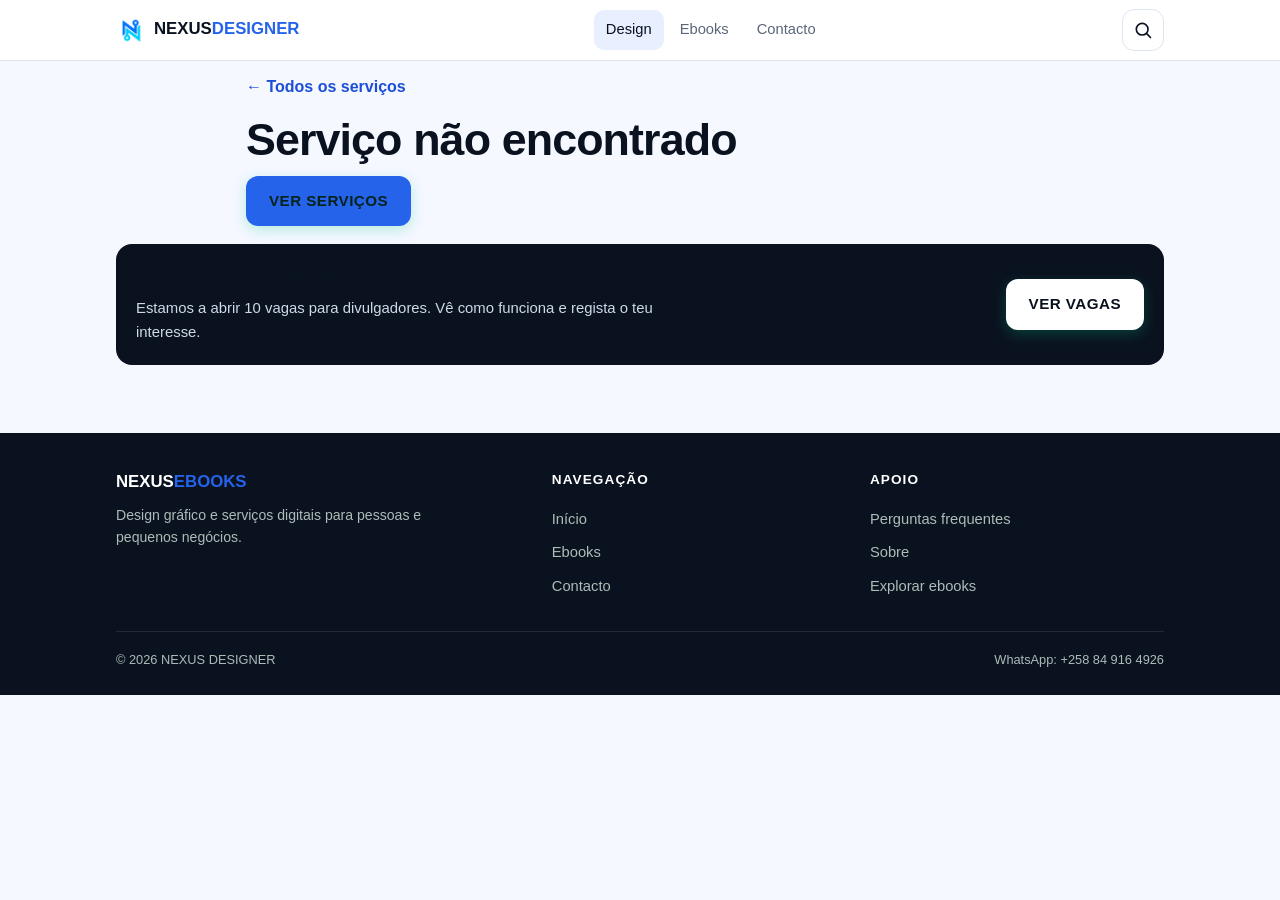
<file: servico.html>
<!DOCTYPE html>
<html lang="pt">
<head>
<meta charset="UTF-8"><meta name="viewport" content="width=device-width,initial-scale=1">
<title>Serviço — NEXUS DESIGNER</title>
<meta name="description" content="Detalhes do serviço de design da Nexus Designer.">
<link rel="icon" href="assets/favicon.png" type="image/png">
<link rel="stylesheet" href="assets/css/styles.css"><link rel="stylesheet" href="assets/css/designer.css">
</head>
<body data-page="design" data-brand="designer">
<a class="skip-link" href="#main">Saltar para o conteúdo</a>
<header class="site-header" id="site-header"></header>
<main id="main"><div class="container" style="max-width:820px">
<a class="back" href="designer.html">← Todos os serviços</a>
<div id="svc"></div></div></main>
<div class="sticky-cta" id="cta"></div>
<footer class="site-footer" id="site-footer"></footer>
<script src="assets/js/data.js"></script><script src="assets/js/main.js"></script><script src="assets/js/designer-data.js"></script>
<script>
(function(){
var id=new URLSearchParams(location.search).get("id");
var s=SERVICES.find(function(x){return x.slug===id});
var box=document.getElementById("svc");
if(!s){box.innerHTML='<h1>Serviço não encontrado</h1><p style="margin:10px 0"><a class="btn btn-primary" href="designer.html">Ver serviços</a></p>';document.getElementById("cta").remove();return}
document.title=s.name+" — NEXUS DESIGNER";
var g="";
for(var n=1;n<=sampleN(s.slug);n++){
 var src="assets/amostras/"+s.slug+"-"+n+".jpg";
 g+='<a class="ph" href="'+src+'" target="_blank" rel="noopener"><img loading="lazy" src="'+src+'" alt="Amostra '+n+' de '+s.name+'" onerror="this.replaceWith(Object.assign(document.createElement(\'span\'),{textContent:\'Amostra em breve\'}))"></a>';
}
var li=function(a){return a.map(function(i){return "<li>"+i+"</li>"}).join("")};
box.innerHTML='<span class="eyebrow">Nexus Designer</span><h1 style="margin:8px 0">'+s.name+'</h1><p class="price" style="font-size:1.3rem">'+s.price+'</p><p style="margin:12px 0;color:var(--muted)">'+s.long+'</p>'
+'<div class="detail-block"><h2>Amostras</h2><div class="gallery" style="margin-top:10px">'+g+'</div><p style="font-size:.82rem;color:var(--muted);margin-top:8px">Exemplos ilustrativos do estilo de trabalho. Toca numa imagem para ampliar.</p></div>'
+'<div class="detail-block"><h2>O que inclui</h2><ul class="checklist">'+li(s.includes)+'</ul></div>'
+'<div class="detail-block"><h2>O que precisamos de ti</h2><ul class="checklist">'+li(s.need)+'</ul></div>'
+'<div class="detail-block"><h2>Como pedir</h2><p style="color:var(--muted)">Clica num dos botões, envia as informações acima e combinamos o prazo e a forma de pagamento.</p></div><div style="height:12px"></div>';
var m="Olá! Tenho interesse no serviço: "+s.name+". Podem ajudar-me?";
document.getElementById("cta").innerHTML='<a class="btn btn-wa" target="_blank" rel="noopener" href="'+waLink(m)+'">WhatsApp</a><a class="btn btn-mail" href="'+mailLink("Pedido: "+s.name,m)+'">Email</a>';
if(typeof initReveal==="function")initReveal();
})();
</script>
</body></html>
</file>
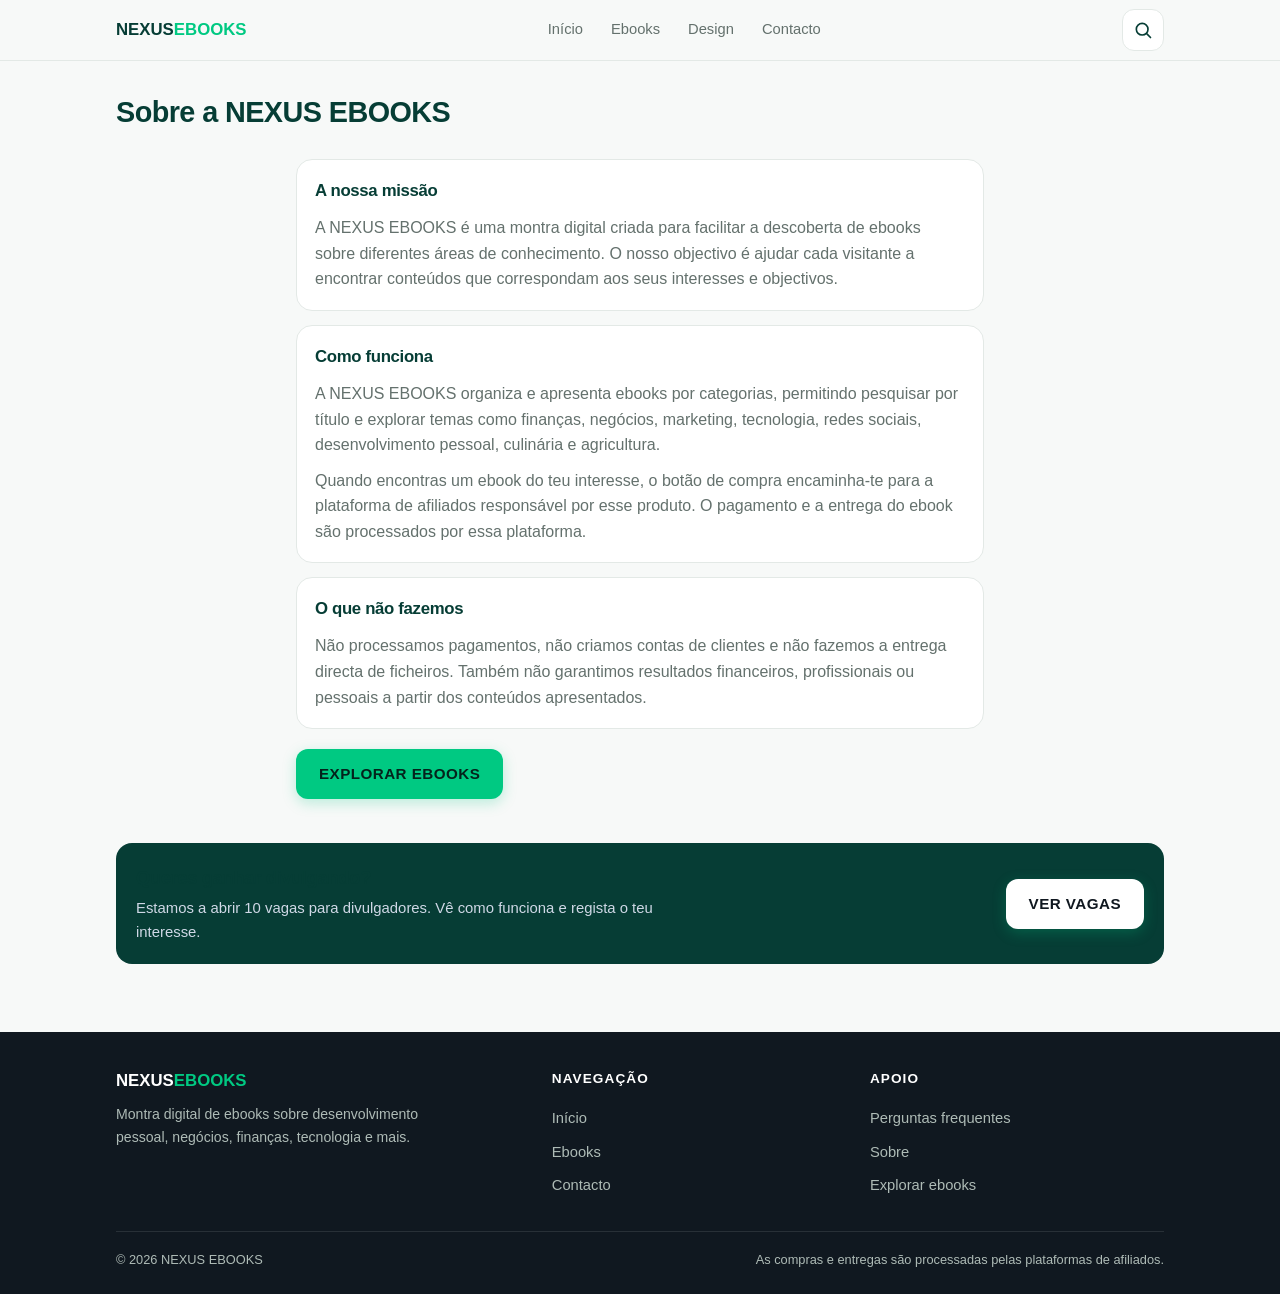
<file: sobre.html>
<!DOCTYPE html>
<html lang="pt">
<head>
<meta charset="UTF-8"><meta name="viewport" content="width=device-width,initial-scale=1">
<title>Sobre — NEXUS EBOOKS</title>
<meta name="description" content="Conhece a NEXUS EBOOKS, uma montra digital para descobrir ebooks de diferentes áreas de conhecimento.">
<link rel="icon" href="assets/favicon.svg" type="image/svg+xml">
<link rel="stylesheet" href="assets/css/styles.css">
</head>
<body data-page="about">
<a class="skip-link" href="#main">Saltar para o conteúdo</a>
<header class="site-header" id="site-header"></header>
<main id="main"><section class="page-hero"><div class="container"><h1>Sobre a NEXUS EBOOKS</h1></div></section>
<section style="padding-top:8px"><div class="container" style="max-width:720px">
<div class="detail-block reveal"><h2>A nossa missão</h2><p style="color:var(--muted)">A NEXUS EBOOKS é uma montra digital criada para facilitar a descoberta de ebooks sobre diferentes áreas de conhecimento. O nosso objectivo é ajudar cada visitante a encontrar conteúdos que correspondam aos seus interesses e objectivos.</p></div>
<div class="detail-block reveal"><h2>Como funciona</h2><p style="color:var(--muted)">A NEXUS EBOOKS organiza e apresenta ebooks por categorias, permitindo pesquisar por título e explorar temas como finanças, negócios, marketing, tecnologia, redes sociais, desenvolvimento pessoal, culinária e agricultura.</p><p style="color:var(--muted);margin-top:10px">Quando encontras um ebook do teu interesse, o botão de compra encaminha-te para a plataforma de afiliados responsável por esse produto. O pagamento e a entrega do ebook são processados por essa plataforma.</p></div>
<div class="detail-block reveal"><h2>O que não fazemos</h2><p style="color:var(--muted)">Não processamos pagamentos, não criamos contas de clientes e não fazemos a entrega directa de ficheiros. Também não garantimos resultados financeiros, profissionais ou pessoais a partir dos conteúdos apresentados.</p></div>
<div style="margin-top:20px"><a class="btn btn-primary" href="catalogo.html">Explorar ebooks</a></div>
</div></section></main>
<footer class="site-footer" id="site-footer"></footer>
<script src="assets/js/data.js"></script><script src="assets/js/main.js"></script>

</body></html>
</file>
<file: assets/css/styles.css>
:root{--emerald:#00C982;--emerald-dark:#00A86C;--deep:#063D35;--night:#101820;--bg:#F7F9F8;--muted:#64716D;--card:#fff;--line:#E3E9E6;--radius:16px;--shadow:0 2px 10px rgba(16,24,32,.07);--max:1080px}
*{box-sizing:border-box;margin:0;padding:0}
html{scroll-behavior:smooth}
body{font-family:Inter,-apple-system,"Segoe UI",Roboto,Arial,sans-serif;background:var(--bg);color:var(--night);line-height:1.6;font-size:16px;-webkit-text-size-adjust:100%}
img,svg{max-width:100%;display:block}
a{color:inherit;text-decoration:none}
button{font:inherit;cursor:pointer}
.container{width:100%;max-width:var(--max);margin:0 auto;padding:0 16px}
.skip-link{position:absolute;left:-999px;top:0;background:var(--deep);color:#fff;padding:10px 16px;z-index:100}
.skip-link:focus{left:12px;top:12px}
.site-header{position:fixed;top:0;left:0;right:0;z-index:50;background:rgba(247,249,248,.95);backdrop-filter:blur(8px);border-bottom:1px solid var(--line)}
body{padding-top:60px}
.header-inner{display:flex;align-items:center;justify-content:space-between;gap:12px;min-height:60px}
.logo{font-weight:800;font-size:1.05rem;color:var(--deep)}
.logo span{color:var(--emerald)}
.nav-desktop{display:none;gap:4px}
.nav-desktop a{padding:8px 12px;border-radius:10px;font-size:.92rem;color:var(--muted);font-weight:500}
.nav-desktop a:hover,.nav-desktop a[aria-current="page"]{color:var(--deep);background:#EAF3EF}
.header-actions{display:flex;align-items:center;gap:8px}
.icon-btn{display:inline-flex;align-items:center;justify-content:center;width:42px;height:42px;border-radius:12px;border:1px solid var(--line);background:#fff;color:var(--deep)}
.menu-btn{display:inline-flex}
.mobile-nav{display:none;border-top:1px solid var(--line);background:#fff}
.mobile-nav.open{display:block}
.mobile-nav a{display:block;padding:14px 16px;border-bottom:1px solid var(--line);font-weight:500;color:var(--deep)}
@media(min-width:820px){.nav-desktop{display:flex}.menu-btn{display:none}.mobile-nav{display:none!important}}
.btn{display:inline-flex;align-items:center;justify-content:center;gap:8px;min-height:48px;padding:12px 22px;border-radius:12px;font-weight:700;font-size:.95rem;letter-spacing:.03em;border:1px solid transparent;transition:background .18s,transform .12s,box-shadow .18s;text-align:center;text-transform:uppercase}
.btn:active{transform:scale(.97)}
.btn-primary{background:var(--emerald);color:#04231C;box-shadow:0 4px 14px rgba(0,201,130,.25)}
.btn-primary:hover{background:var(--emerald-dark);color:#fff}
.btn-outline{background:#fff;border-color:var(--line);color:var(--deep)}
.btn-outline:hover{border-color:var(--emerald)}
.btn-block{width:100%}
.hero{padding:48px 0 36px}
.hero-grid{display:grid;gap:28px;align-items:center}
.eyebrow{display:inline-block;font-size:.75rem;font-weight:700;letter-spacing:.1em;text-transform:uppercase;color:var(--emerald-dark);background:#E4F7EF;padding:6px 12px;border-radius:999px;margin-bottom:14px}
h1{font-size:2.05rem;line-height:1.16;letter-spacing:-.02em;color:var(--deep)}
.hero p.lead{color:var(--muted);margin:14px 0 22px;font-size:1.02rem}
.hero-actions{display:flex;flex-direction:column;gap:10px}
.cover-stack{position:relative;height:300px}
.cover{border-radius:14px;box-shadow:0 12px 28px rgba(6,61,53,.2);position:absolute;overflow:hidden}
.cover-stack .c1{width:56%;left:0;top:8%;transform:rotate(-5deg);z-index:1}
.cover-stack .c2{width:56%;right:0;top:0;transform:rotate(4deg);z-index:2}
.cover-stack .c3{width:62%;left:19%;top:32%;transform:rotate(-1deg);z-index:3}
@media(min-width:820px){.hero{padding:72px 0}.hero-grid{grid-template-columns:1.05fr .95fr;gap:48px}h1{font-size:2.8rem}.hero-actions{flex-direction:row}.cover-stack{height:400px}}
.book-cover{aspect-ratio:3/4;display:flex;flex-direction:column;justify-content:space-between;padding:14px;color:#fff;font-weight:700}
.book-cover .brand{font-size:.6rem;letter-spacing:.12em;text-transform:uppercase;opacity:.85}
.book-cover .title{font-size:clamp(.85rem,4.2vw,1.15rem);line-height:1.22}
.book-cover .rule{width:34px;height:3px;border-radius:2px;background:rgba(255,255,255,.55)}
.theme-financas{background:linear-gradient(160deg,#063D35,#0B5A4B)}
.theme-ia{background:linear-gradient(160deg,#101820,#123B4E)}
.theme-marketing{background:linear-gradient(160deg,#0B3D33,#00A86C)}
.theme-social{background:linear-gradient(160deg,#123B4E,#00C982)}
.theme-pessoal{background:linear-gradient(160deg,#101820,#3A4A45)}
.theme-vida{background:linear-gradient(160deg,#3A2E3F,#6B4E5E)}
.theme-culinaria{background:linear-gradient(160deg,#5A2E1B,#C4622D)}
.theme-agricultura{background:linear-gradient(160deg,#1E3D1B,#4C7A2E)}
.theme-negocios{background:linear-gradient(160deg,#063D35,#101820)}
.theme-educacao{background:linear-gradient(160deg,#123B4E,#3E5C8A)}
section{padding:36px 0}
.section-head{display:flex;align-items:end;justify-content:space-between;gap:12px;margin-bottom:20px}
h2{font-size:1.45rem;letter-spacing:-.02em;color:var(--deep)}
.section-head a{font-size:.9rem;font-weight:600;color:var(--emerald-dark)}
.grid{display:grid;gap:16px;grid-template-columns:1fr}
@media(min-width:560px){.grid{grid-template-columns:repeat(2,1fr)}}
@media(min-width:900px){.grid{grid-template-columns:repeat(3,1fr)}.grid-4{grid-template-columns:repeat(4,1fr)}}
.card{background:var(--card);border:1px solid var(--line);border-radius:var(--radius);overflow:hidden;box-shadow:var(--shadow);display:flex;flex-direction:column;transition:transform .2s,box-shadow .2s}
.card:hover{transform:translateY(-4px);box-shadow:0 10px 26px rgba(16,24,32,.12)}
.card-body{padding:14px 16px 16px;display:flex;flex-direction:column;gap:8px;flex:1}
.card h3{font-size:1rem;line-height:1.35;color:var(--deep)}
.card .desc{font-size:.88rem;color:var(--muted);flex:1}
.tag{display:inline-block;font-size:.72rem;font-weight:600;color:var(--emerald-dark);background:#E4F7EF;padding:4px 10px;border-radius:999px;align-self:flex-start}
.card .btn{margin-top:8px}
.cat-card{padding:18px;border-radius:var(--radius);background:#fff;border:1px solid var(--line);box-shadow:var(--shadow);display:flex;flex-direction:column;gap:6px}
.cat-card h3{font-size:1rem;color:var(--deep)}
.cat-card p{font-size:.85rem;color:var(--muted)}
.cat-card .count{font-size:.78rem;font-weight:700;color:var(--emerald-dark)}
.steps{display:grid;gap:14px}
.step{background:#fff;border:1px solid var(--line);border-radius:var(--radius);padding:18px;display:flex;gap:14px}
.step-num{flex:none;width:36px;height:36px;border-radius:10px;background:var(--deep);color:var(--emerald);display:flex;align-items:center;justify-content:center;font-weight:800}
.step h3{font-size:1rem;color:var(--deep)}
.step p{font-size:.9rem;color:var(--muted)}
@media(min-width:760px){.steps{grid-template-columns:repeat(3,1fr)}}
.cta{background:var(--deep);color:#fff;border-radius:20px;padding:32px 20px;text-align:center}
.cta h2{color:#fff}
.cta p{color:#B9CDC7;margin:10px auto 20px;max-width:520px}
.controls{display:grid;gap:12px;margin:18px 0 8px}
.search-wrap{position:relative}
.search-wrap svg{position:absolute;left:14px;top:50%;transform:translateY(-50%);color:var(--muted)}
input[type="search"],select{width:100%;min-height:50px;padding:12px 14px;border:1px solid var(--line);border-radius:12px;background:#fff;font:inherit;color:var(--night)}
.search-wrap input{padding-left:44px}
select{appearance:none;background-image:url("data:image/svg+xml,%3Csvg xmlns='http://www.w3.org/2000/svg' width='14' height='14' viewBox='0 0 24 24' fill='none' stroke='%2364716D' stroke-width='2'%3E%3Cpath d='M6 9l6 6 6-6'/%3E%3C/svg%3E");background-repeat:no-repeat;background-position:right 14px center}
.result-count{font-size:.88rem;color:var(--muted);margin:10px 0 16px}
.empty{background:#fff;border:1px dashed var(--line);border-radius:var(--radius);padding:36px 20px;text-align:center;color:var(--muted)}
.detail{display:grid;gap:24px;padding:28px 0}
.detail-cover{max-width:320px;margin:0 auto;width:100%}
.detail-cover .book-cover{border-radius:16px;box-shadow:0 16px 40px rgba(6,61,53,.22)}
.detail-info h1{font-size:1.65rem;margin:10px 0 8px}
.detail-info .desc{color:var(--muted);margin-bottom:18px}
.detail-block{background:#fff;border:1px solid var(--line);border-radius:var(--radius);padding:18px;margin-top:14px}
.detail-block h2{font-size:1.05rem;margin-bottom:10px}
.detail-block ul{padding-left:18px;color:var(--muted);font-size:.94rem}
.detail-block li{margin-bottom:6px}
.notice{font-size:.82rem;color:var(--muted);background:#F0F4F2;border:1px solid var(--line);border-radius:12px;padding:12px 14px;margin-top:14px}
.buy-area{display:flex;flex-direction:column;gap:10px;margin-top:18px}
@media(min-width:820px){.detail{grid-template-columns:340px 1fr;align-items:start;padding:44px 0}.detail-cover{margin:0}}
.page-hero{padding:36px 0 8px}
.page-hero h1{font-size:1.8rem}
.page-hero p{color:var(--muted);margin-top:10px;max-width:640px}
.faq-item{background:#fff;border:1px solid var(--line);border-radius:var(--radius);margin-bottom:10px;overflow:hidden}
.faq-item summary{padding:16px 18px;font-weight:600;color:var(--deep);cursor:pointer;list-style:none;display:flex;justify-content:space-between;align-items:center;gap:12px}
.faq-item summary::-webkit-details-marker{display:none}
.faq-item summary::after{content:"+";font-size:1.3rem;color:var(--emerald-dark);flex:none}
.faq-item[open] summary::after{content:"–"}
.faq-item .faq-body{padding:0 18px 16px;color:var(--muted);font-size:.94rem}
.site-footer{background:var(--night);color:#AEBBB6;margin-top:40px;padding:36px 0 24px}
.footer-grid{display:grid;gap:24px}
.footer-brand p{font-size:.88rem;margin-top:8px;max-width:320px}
.footer-col h3{color:#fff;font-size:.85rem;text-transform:uppercase;letter-spacing:.08em;margin-bottom:12px}
.footer-col a{display:block;padding:5px 0;font-size:.92rem;color:#AEBBB6}
.footer-col a:hover{color:var(--emerald)}
.footer-bottom{border-top:1px solid rgba(255,255,255,.1);margin-top:28px;padding-top:18px;font-size:.8rem;display:flex;flex-direction:column;gap:6px}
@media(min-width:760px){.footer-grid{grid-template-columns:1.4fr 1fr 1fr}.footer-bottom{flex-direction:row;justify-content:space-between}}
.error-page{min-height:60vh;display:flex;flex-direction:column;align-items:center;justify-content:center;text-align:center;gap:14px;padding:40px 16px}
.error-code{font-size:4rem;font-weight:800;color:var(--emerald)}
/* Animações suaves de scroll */
.reveal{opacity:0;transform:translateY(18px);transition:opacity .5s ease,transform .5s ease}
.reveal.visible{opacity:1;transform:none}
@media(prefers-reduced-motion:reduce){.reveal{opacity:1;transform:none;transition:none}}
:focus-visible{outline:3px solid var(--emerald);outline-offset:2px;border-radius:6px}

.promo-wrap{padding:8px 0 28px}.promo{display:flex;flex-wrap:wrap;gap:14px;align-items:center;justify-content:space-between;background:var(--deep);color:#fff;border-radius:var(--radius);padding:20px}.promo h2{font-size:1.15rem}.promo p{color:#cfd8e6;font-size:.93rem;margin-top:4px;max-width:520px}.promo .btn{background:#fff;color:var(--night)}
</file>
<file: assets/css/designer.css>
:root{--emerald:#2563EB;--emerald-dark:#1D4ED8;--deep:#0A1220;--night:#0A1220;--bg:#F5F8FF;--muted:#5B6678;--line:#DCE4F2}
.site-header{background:rgba(255,255,255,.96)}
.nav-desktop a:hover,.nav-desktop a[aria-current="page"]{background:#E8EFFE}
.logo span{color:#2563EB}
.d-hero{background:linear-gradient(135deg,#0A1220 0%,#12254D 100%);color:#fff;padding:44px 0 40px}
.d-hero h1{font-size:clamp(1.7rem,6vw,2.6rem);line-height:1.15;margin:10px 0 12px}
.d-hero p{color:#C9D6F2;max-width:560px}
.d-hero .eyebrow{background:rgba(56,189,248,.15);color:#7DD3FC}
.d-actions{display:flex;flex-wrap:wrap;gap:10px;margin-top:20px}
.btn-wa{background:#16A34A;color:#fff;border:0}
.btn-wa:hover{background:#15803D}
.btn-mail{background:#fff;color:#0A1220;border:1px solid var(--line)}
.d-hero .btn-mail{border-color:transparent}
.svc-card{background:#fff;border:1px solid var(--line);border-radius:16px;box-shadow:var(--shadow);overflow:hidden;display:flex;flex-direction:column}
.svc-thumb{position:relative;text-align:center;padding:10px;aspect-ratio:16/10;background:linear-gradient(135deg,#0A1220,#1D4ED8);display:flex;align-items:center;justify-content:center;color:#fff;font-weight:700;overflow:hidden}
.svc-thumb img{position:absolute;inset:0;width:100%;height:100%;object-fit:cover}
.svc-body{padding:14px;display:flex;flex-direction:column;gap:8px;flex:1}
.svc-body h3{font-size:1.05rem}
.svc-body p{color:var(--muted);font-size:.93rem;flex:1}
.price{font-weight:800;color:#1D4ED8}
.gallery{display:grid;grid-template-columns:repeat(auto-fill,minmax(150px,1fr));gap:10px}
.gallery .ph{aspect-ratio:4/5;border-radius:12px;border:1px dashed #9DB4E6;background:#EEF3FF;color:#5B6678;display:flex;align-items:center;justify-content:center;text-align:center;font-size:.85rem;padding:8px;overflow:hidden}
.gallery img{width:100%;height:100%;object-fit:cover;border-radius:12px;border:1px solid var(--line)}
.checklist{list-style:none;display:grid;gap:8px;margin-top:8px}
.checklist li{padding-left:26px;position:relative}
.checklist li:before{content:"✓";position:absolute;left:0;color:#2563EB;font-weight:800}
.sticky-cta{position:sticky;bottom:0;background:#fff;border-top:1px solid var(--line);padding:10px 16px;display:flex;gap:10px;z-index:20}
.sticky-cta .btn{flex:1;text-align:center}
.back{display:inline-block;margin:14px 0;color:#1D4ED8;font-weight:600}
.eyebrow{background:#E8EFFE;color:#1D4ED8}
.gallery{grid-template-columns:repeat(auto-fill,minmax(140px,1fr));align-items:start}
.gallery .ph{aspect-ratio:auto;min-height:140px;padding:0;background:#fff}
.gallery img{height:auto;object-fit:initial;display:block;width:100%}
.svc-thumb img{object-position:top}
.d-hero h1{color:#fff}.d-hero .eyebrow{margin-top:6px}
</file>
